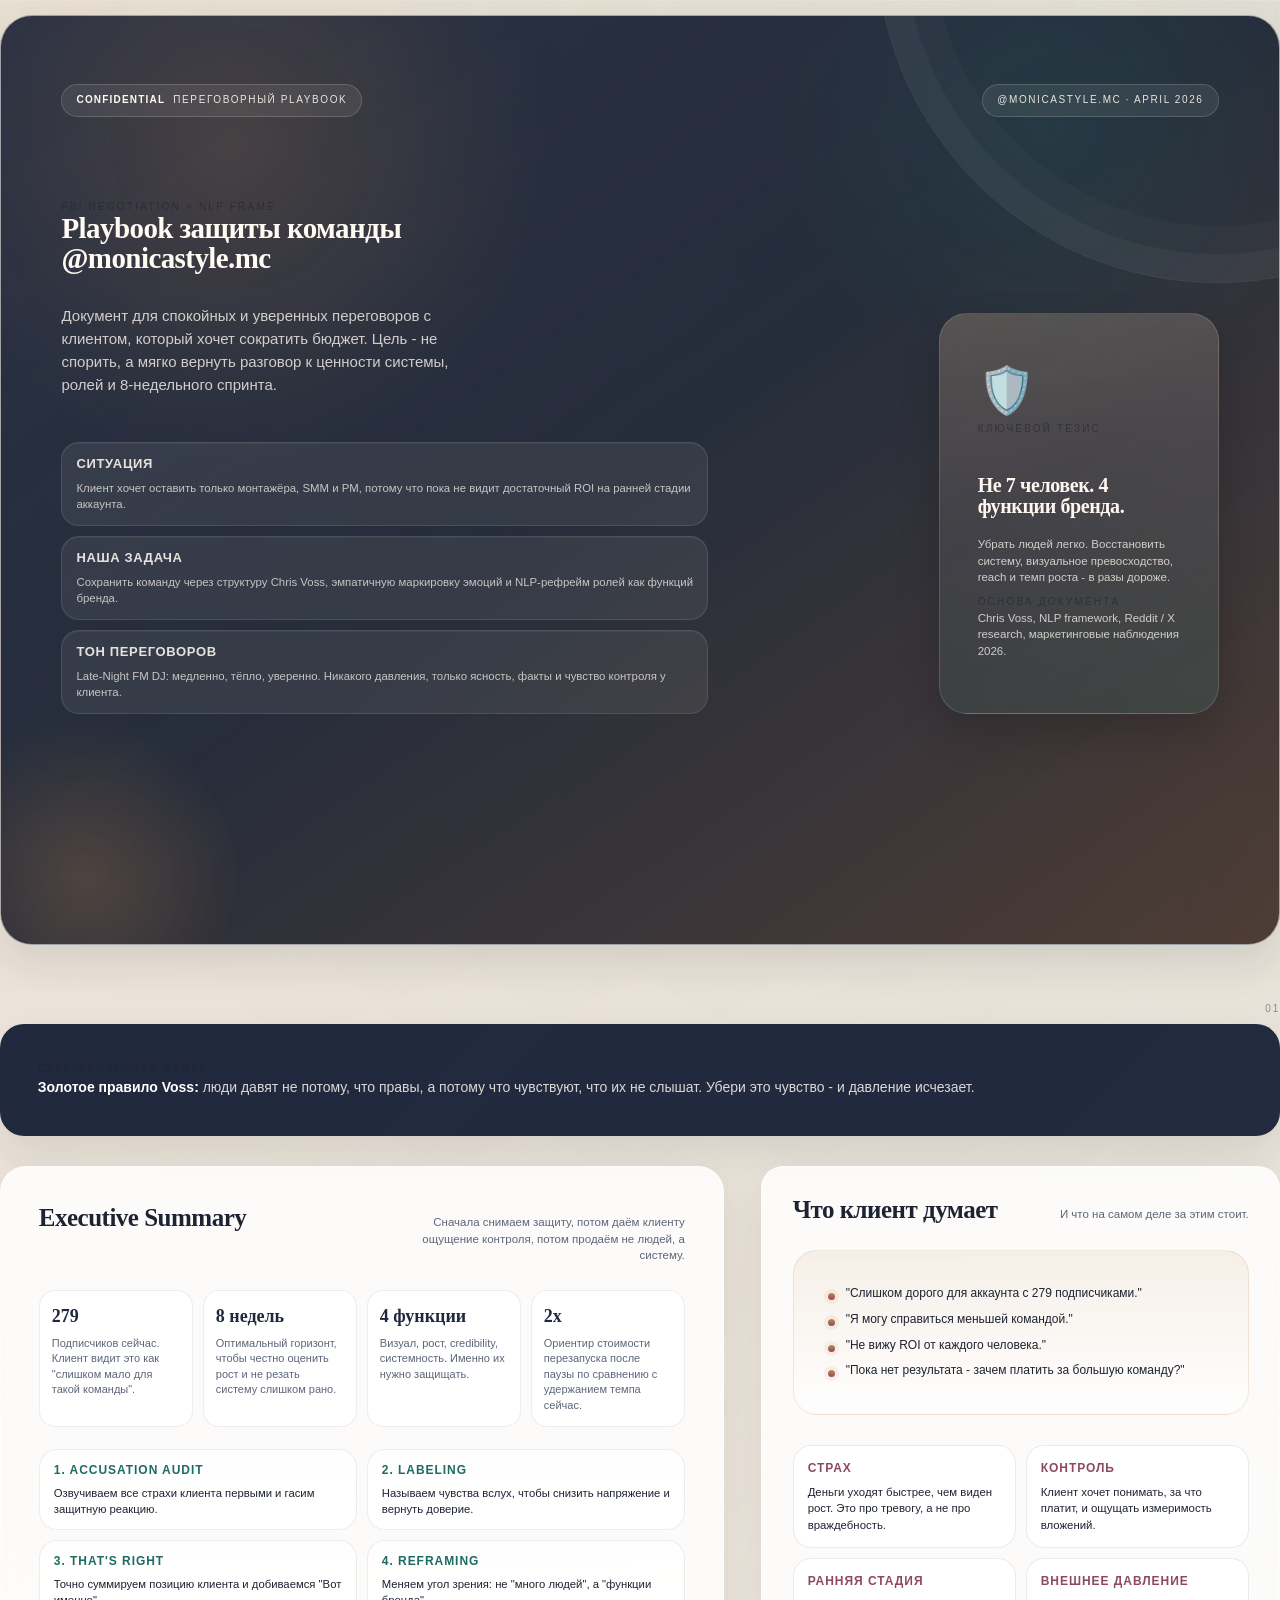
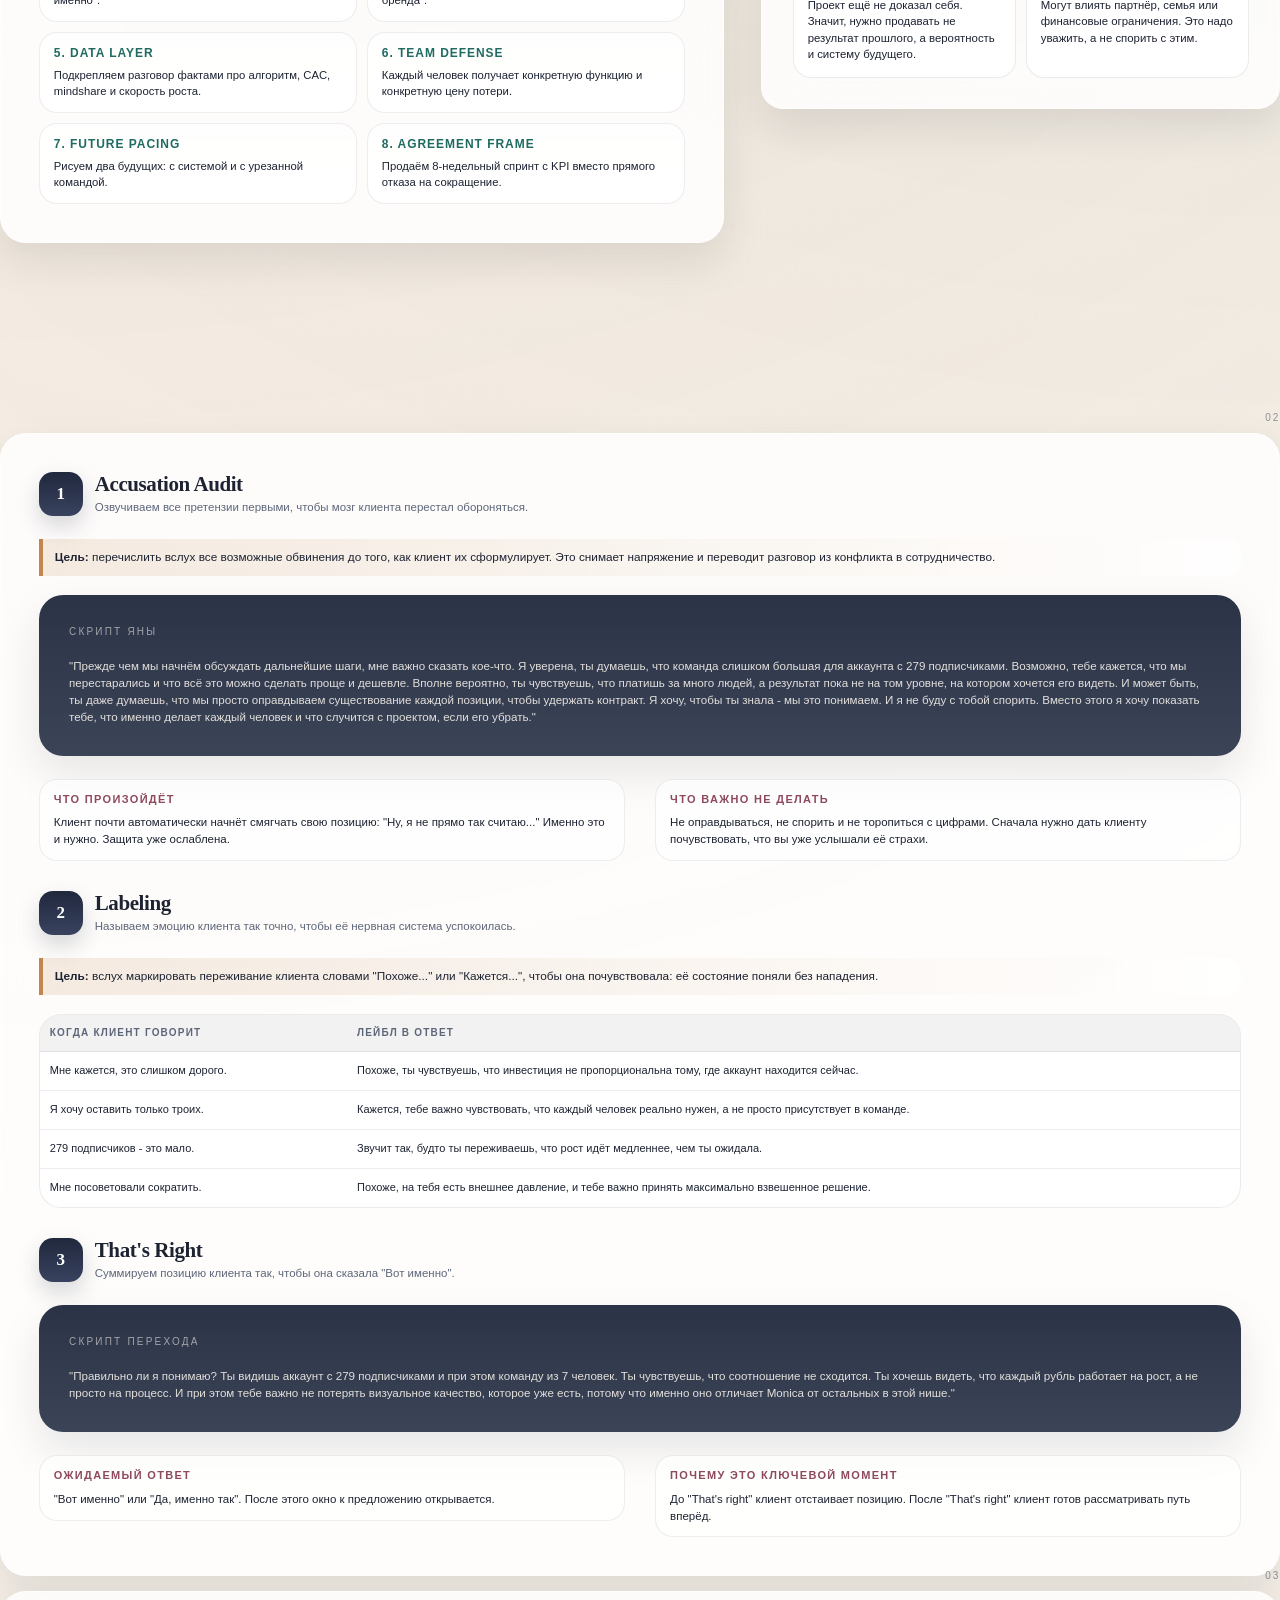
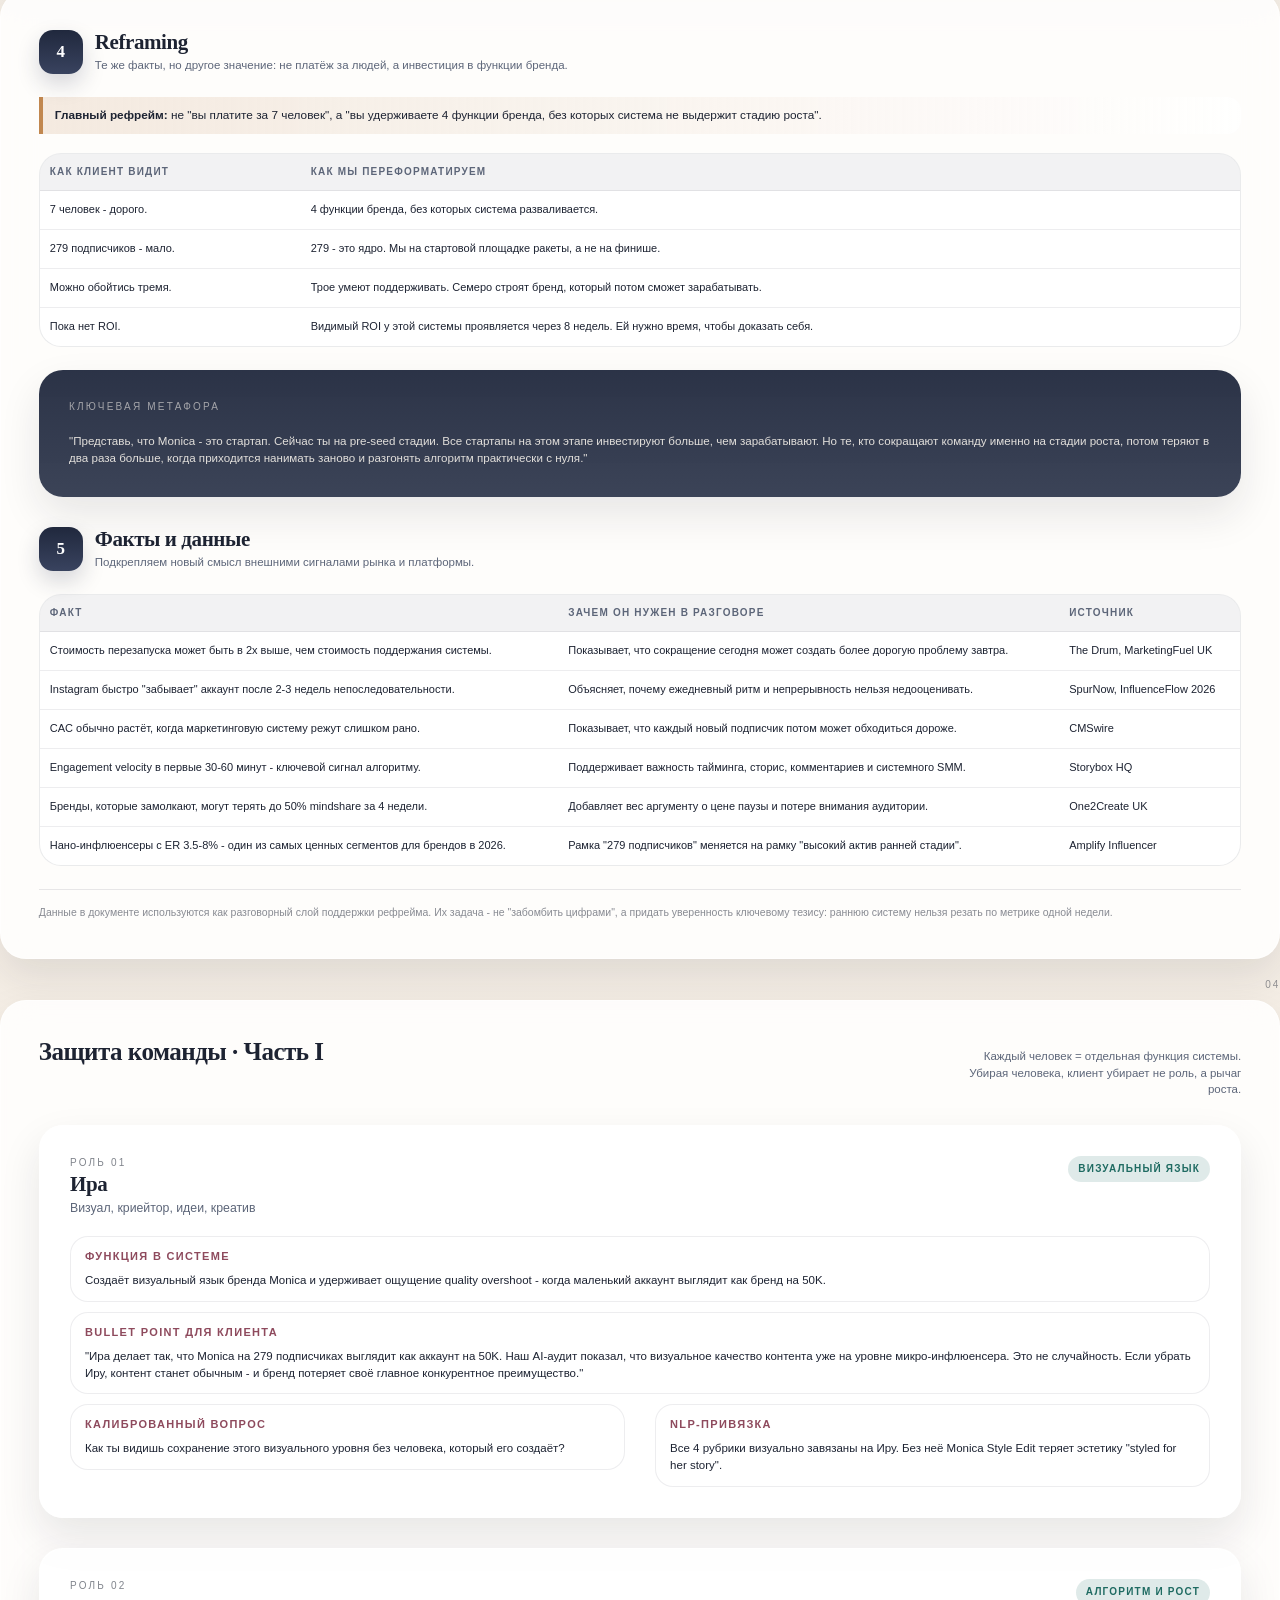
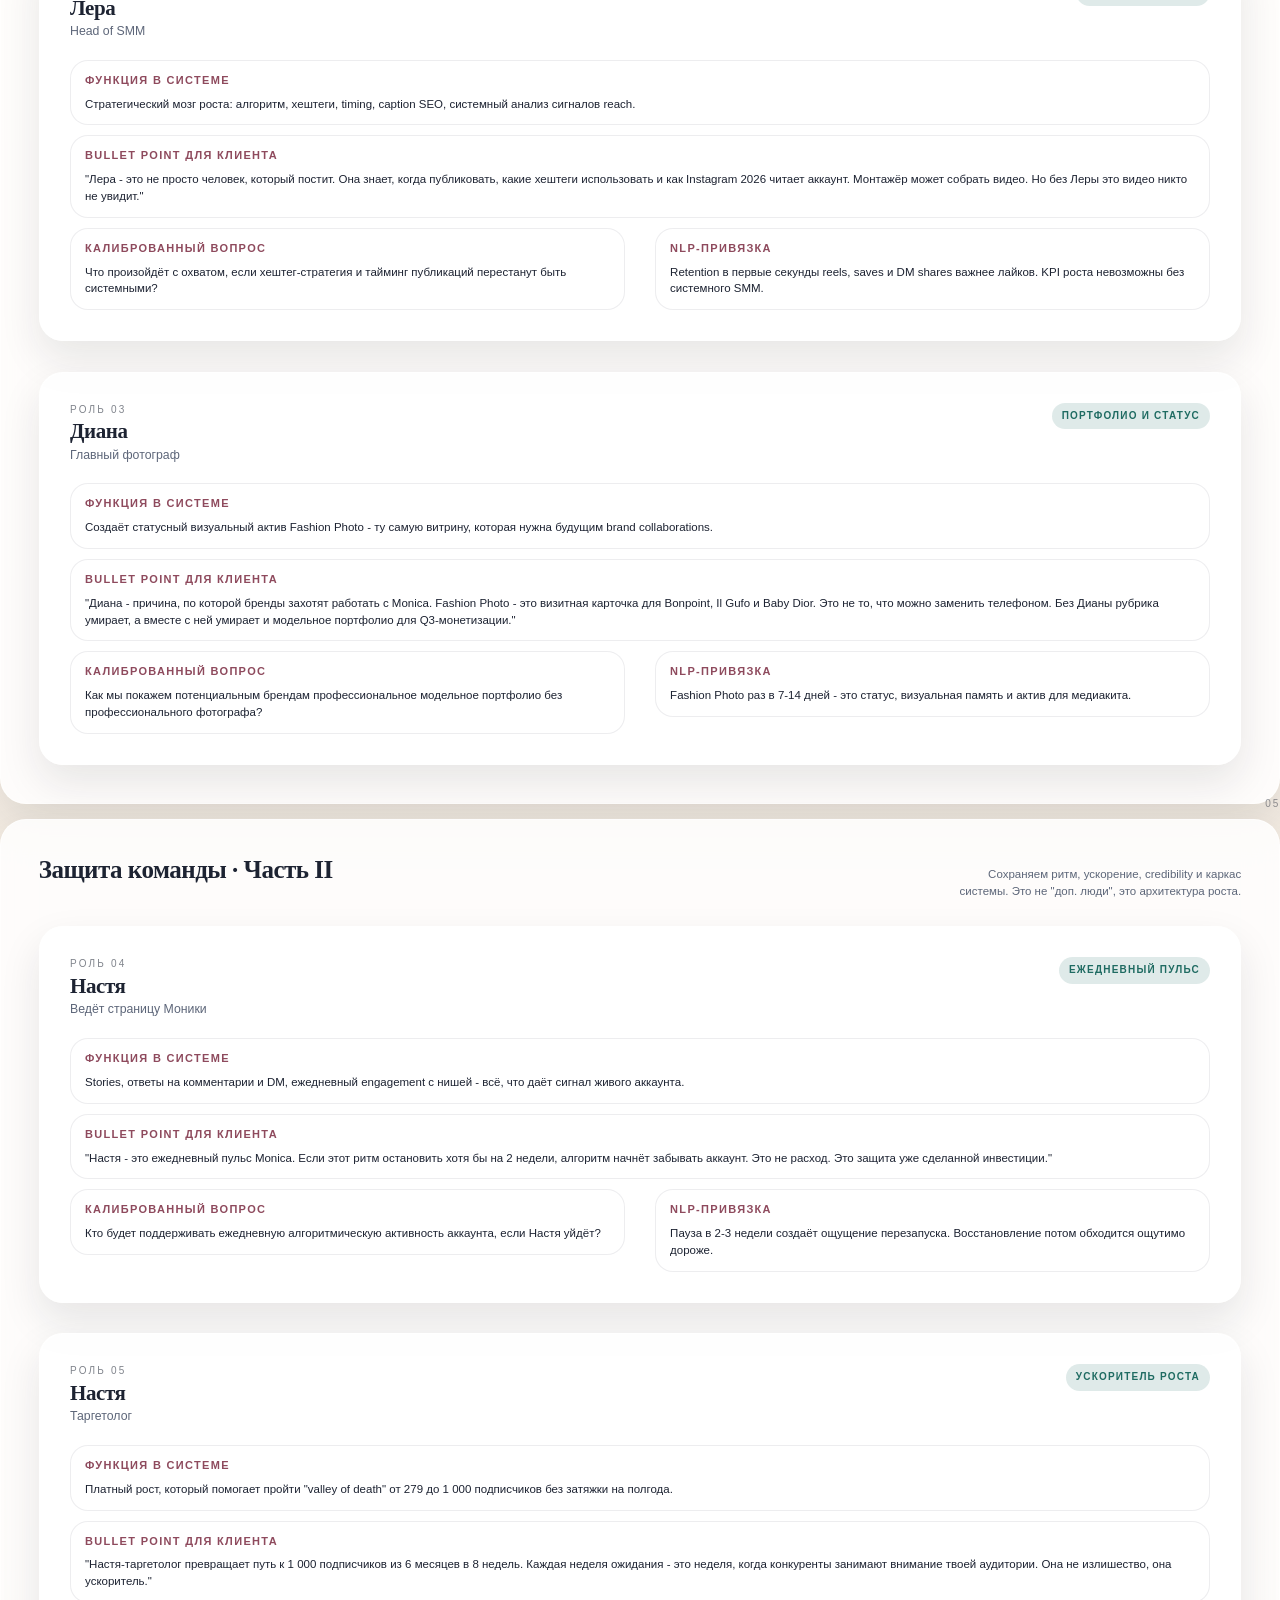
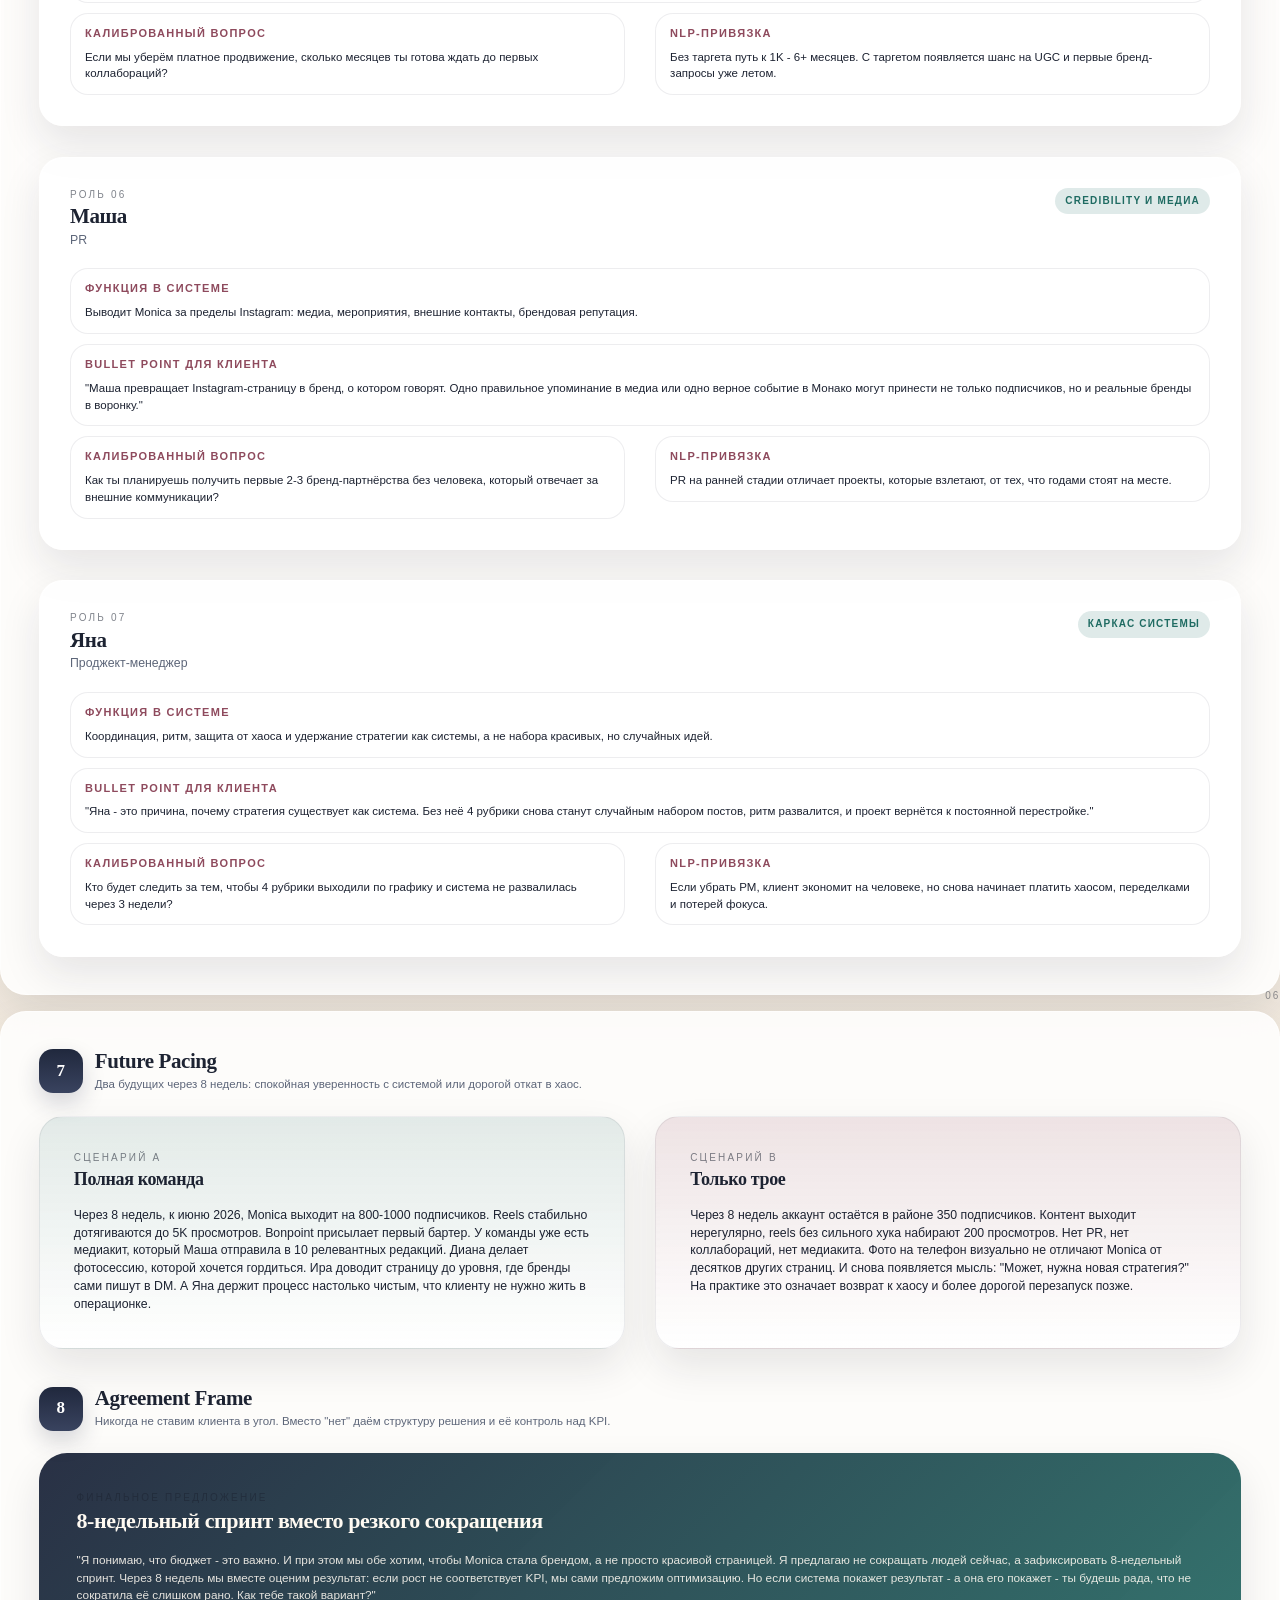
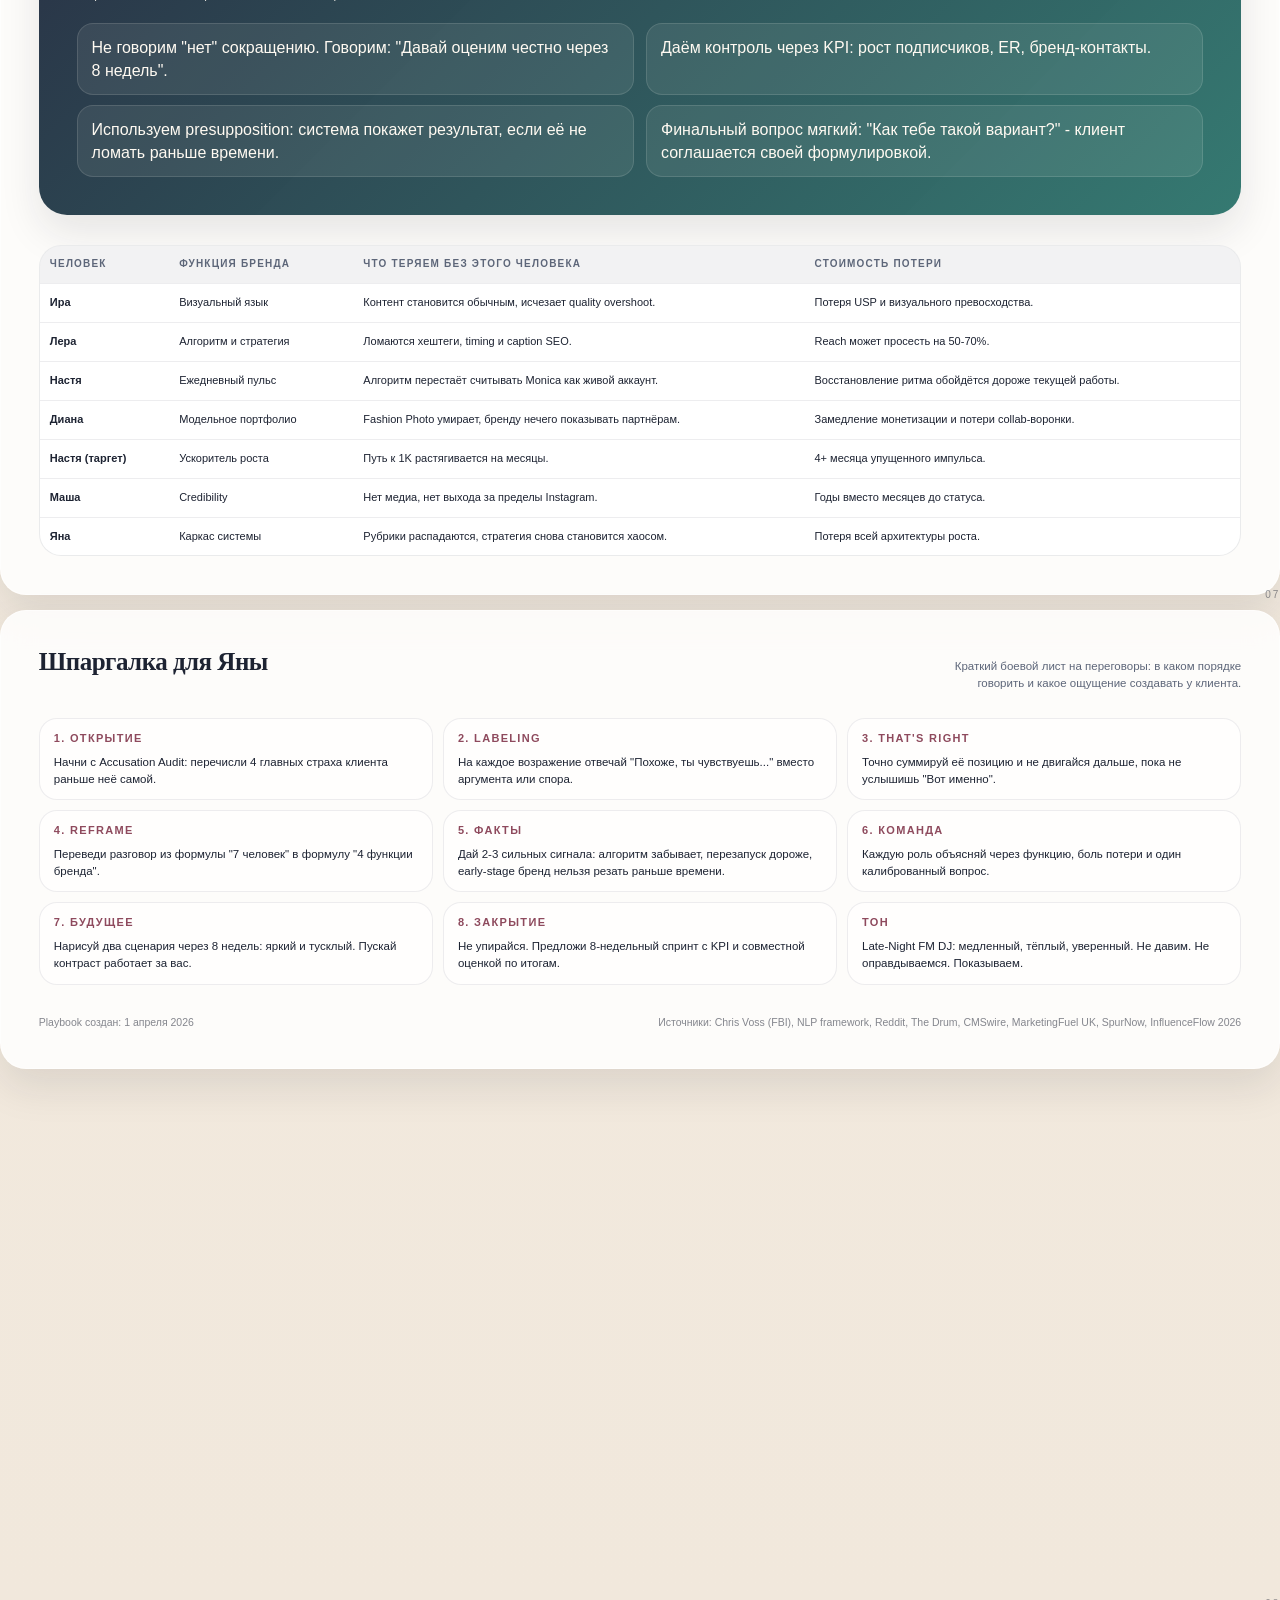
<file: monica_playbook_design.html>
<!DOCTYPE html>
<html lang="ru">
<head>
  <meta charset="UTF-8">
  <meta name="viewport" content="width=device-width, initial-scale=1.0">
  <title>Playbook защиты команды @monicastyle.mc</title>
  <style>
    @page {
      size: A4;
      margin: 14mm 12mm 16mm;
    }

    :root {
      --bg: #f5efe7;
      --paper: rgba(255, 255, 255, 0.84);
      --paper-strong: rgba(255, 255, 255, 0.94);
      --ink: #1d2332;
      --muted: #5d6679;
      --line: rgba(29, 35, 50, 0.12);
      --accent: #c1874f;
      --accent-soft: rgba(193, 135, 79, 0.16);
      --emerald: #1f6b62;
      --emerald-soft: rgba(31, 107, 98, 0.14);
      --rose: #8e4a5d;
      --rose-soft: rgba(142, 74, 93, 0.14);
      --navy: #20283d;
      --shadow: 0 18px 40px rgba(26, 28, 44, 0.10);
      --radius-xl: 26px;
      --radius-lg: 18px;
      --radius-md: 14px;
    }

    * {
      box-sizing: border-box;
      -webkit-print-color-adjust: exact;
      print-color-adjust: exact;
    }

    html, body {
      margin: 0;
      background:
        radial-gradient(circle at top left, rgba(193, 135, 79, 0.14), transparent 32%),
        radial-gradient(circle at 100% 0%, rgba(31, 107, 98, 0.10), transparent 25%),
        linear-gradient(180deg, #f8f3ed 0%, #f1e8dc 100%);
      color: var(--ink);
      font-family: "Avenir Next", Avenir, "Arial Unicode MS", Arial, sans-serif;
      line-height: 1.45;
    }

    body {
      counter-reset: page;
    }

    .document {
      width: 100%;
    }

    .page {
      position: relative;
      min-height: calc(297mm - 30mm);
      padding: 4mm 0 0;
      page-break-after: always;
    }

    .page:last-child {
      page-break-after: auto;
    }

    .page-number {
      position: absolute;
      right: 0;
      bottom: -2mm;
      font-size: 10px;
      letter-spacing: 0.18em;
      text-transform: uppercase;
      color: rgba(29, 35, 50, 0.46);
    }

    h1, h2, h3, h4 {
      margin: 0;
      font-family: Georgia, "Times New Roman", serif;
      font-weight: 700;
      letter-spacing: -0.02em;
    }

    p {
      margin: 0;
      font-size: 12.3px;
      color: var(--ink);
    }

    .eyebrow, .tiny-label {
      font-size: 10px;
      letter-spacing: 0.22em;
      text-transform: uppercase;
      color: rgba(29, 35, 50, 0.56);
    }

    .cover {
      overflow: hidden;
      border: 1px solid rgba(255, 255, 255, 0.55);
      border-radius: 32px;
      padding: 18mm 16mm 14mm;
      background:
        radial-gradient(circle at 18% 14%, rgba(193, 135, 79, 0.20), transparent 24%),
        radial-gradient(circle at 82% 12%, rgba(31, 107, 98, 0.20), transparent 20%),
        linear-gradient(145deg, rgba(32, 40, 61, 0.96), rgba(23, 31, 47, 0.93) 48%, rgba(61, 42, 35, 0.90));
      color: #fffaf2;
      box-shadow: var(--shadow);
      min-height: 246mm;
      position: relative;
    }

    .cover::before,
    .cover::after {
      content: "";
      position: absolute;
      border-radius: 999px;
      opacity: 0.8;
      pointer-events: none;
    }

    .cover::before {
      width: 180mm;
      height: 180mm;
      top: -110mm;
      right: -74mm;
      border: 1px solid rgba(255, 250, 242, 0.12);
      box-shadow:
        inset 0 0 0 28px rgba(255, 250, 242, 0.04),
        inset 0 0 0 56px rgba(255, 250, 242, 0.03);
    }

    .cover::after {
      width: 88mm;
      height: 88mm;
      left: -22mm;
      bottom: -26mm;
      background: radial-gradient(circle, rgba(193, 135, 79, 0.32), transparent 68%);
      filter: blur(2px);
    }

    .cover-top {
      display: flex;
      justify-content: space-between;
      align-items: center;
      gap: 12px;
      margin-bottom: 22mm;
    }

    .pill {
      display: inline-flex;
      align-items: center;
      gap: 8px;
      padding: 8px 14px;
      border-radius: 999px;
      border: 1px solid rgba(255, 250, 242, 0.16);
      background: rgba(255, 250, 242, 0.08);
      backdrop-filter: blur(12px);
      font-size: 10px;
      letter-spacing: 0.16em;
      text-transform: uppercase;
      color: rgba(255, 250, 242, 0.88);
    }

    .pill strong {
      color: #fffaf2;
      font-weight: 600;
      letter-spacing: 0.12em;
    }

    .hero-grid {
      display: grid;
      grid-template-columns: 1.2fr 0.82fr;
      gap: 18mm;
      align-items: end;
    }

    .cover h1 {
      font-size: 29px;
      line-height: 1.02;
      max-width: 118mm;
      margin-bottom: 8mm;
    }

    .hero-subtitle {
      font-size: 15px;
      line-height: 1.55;
      color: rgba(255, 250, 242, 0.78);
      max-width: 112mm;
    }

    .hero-meta {
      display: grid;
      gap: 10px;
      margin-top: 12mm;
    }

    .meta-card {
      padding: 12px 14px;
      border-radius: 18px;
      background: rgba(255, 250, 242, 0.07);
      border: 1px solid rgba(255, 250, 242, 0.10);
      box-shadow: inset 0 1px 0 rgba(255, 255, 255, 0.05);
    }

    .meta-card h3 {
      font-size: 13px;
      font-family: "Avenir Next", Avenir, "Arial Unicode MS", Arial, sans-serif;
      font-weight: 600;
      letter-spacing: 0.05em;
      text-transform: uppercase;
      margin-bottom: 6px;
      color: rgba(255, 250, 242, 0.88);
    }

    .meta-card p {
      color: rgba(255, 250, 242, 0.72);
      font-size: 11.4px;
    }

    .shield {
      justify-self: end;
      width: 74mm;
      min-height: 106mm;
      border-radius: 28px;
      background:
        linear-gradient(180deg, rgba(255,255,255,0.10), rgba(255,255,255,0.02)),
        linear-gradient(160deg, rgba(193,135,79,0.18), rgba(255,255,255,0.02) 46%, rgba(31,107,98,0.18));
      border: 1px solid rgba(255, 250, 242, 0.14);
      padding: 14mm 10mm;
      display: grid;
      align-content: space-between;
      text-align: left;
      box-shadow: 0 18px 40px rgba(0, 0, 0, 0.18);
    }

    .shield-mark {
      font-size: 46px;
      line-height: 1;
      opacity: 0.96;
    }

    .shield h2 {
      font-size: 20px;
      line-height: 1.06;
      margin: 10mm 0 5mm;
      color: #fff7ef;
    }

    .shield p {
      color: rgba(255, 250, 242, 0.76);
      font-size: 11.5px;
    }

    .summary-grid {
      display: grid;
      grid-template-columns: 1.2fr 0.86fr;
      gap: 10mm;
      align-items: start;
    }

    .glass-card {
      background: var(--paper);
      border: 1px solid rgba(255, 255, 255, 0.56);
      backdrop-filter: blur(16px);
      border-radius: var(--radius-xl);
      box-shadow: var(--shadow);
      padding: 10mm;
    }

    .glass-card.compact {
      padding: 8mm;
      border-radius: 22px;
    }

    .intro-quote {
      padding: 10mm;
      border-radius: 24px;
      background:
        linear-gradient(135deg, rgba(32, 40, 61, 0.96), rgba(32, 40, 61, 0.86)),
        rgba(32, 40, 61, 0.92);
      box-shadow: var(--shadow);
      color: #fffaf2;
      margin-bottom: 8mm;
    }

    .intro-quote p {
      color: rgba(255, 250, 242, 0.84);
      font-size: 14px;
      line-height: 1.55;
    }

    .intro-quote strong {
      color: #ffffff;
    }

    .section-title {
      display: flex;
      align-items: baseline;
      justify-content: space-between;
      gap: 12px;
      margin-bottom: 7mm;
    }

    .section-title h2 {
      font-size: 25px;
      line-height: 1.05;
    }

    .section-title .subtitle {
      color: var(--muted);
      font-size: 11.5px;
      max-width: 76mm;
      text-align: right;
    }

    .stat-band {
      display: grid;
      grid-template-columns: repeat(4, 1fr);
      gap: 10px;
      margin-top: 6mm;
    }

    .stat {
      padding: 12px;
      border-radius: 16px;
      background: var(--paper-strong);
      border: 1px solid rgba(29, 35, 50, 0.08);
    }

    .stat strong {
      display: block;
      font-size: 18px;
      margin-bottom: 6px;
      color: var(--navy);
      font-family: Georgia, "Times New Roman", serif;
    }

    .stat span {
      display: block;
      font-size: 11px;
      color: var(--muted);
      line-height: 1.42;
    }

    .step-list {
      display: grid;
      grid-template-columns: repeat(2, 1fr);
      gap: 10px;
      margin-top: 6mm;
    }

    .step-chip {
      border-radius: 18px;
      background: linear-gradient(180deg, rgba(255,255,255,0.72), rgba(255,255,255,0.94));
      padding: 12px 14px;
      border: 1px solid rgba(29, 35, 50, 0.08);
      min-height: 74px;
    }

    .step-chip strong {
      display: block;
      font-size: 12px;
      text-transform: uppercase;
      letter-spacing: 0.08em;
      color: var(--emerald);
      margin-bottom: 5px;
    }

    .step-chip p {
      font-size: 11.3px;
      color: var(--ink);
    }

    .thinking-card {
      padding: 9mm;
      border-radius: 24px;
      background: linear-gradient(180deg, rgba(193, 135, 79, 0.10), rgba(255, 255, 255, 0.74));
      border: 1px solid rgba(193, 135, 79, 0.18);
    }

    .thinking-list, .bullet-list {
      margin: 0;
      padding: 0;
      list-style: none;
      display: grid;
      gap: 8px;
    }

    .thinking-list li, .bullet-list li {
      padding-left: 18px;
      position: relative;
      font-size: 12px;
      color: var(--ink);
      line-height: 1.48;
    }

    .thinking-list li::before,
    .bullet-list li::before {
      content: "";
      width: 7px;
      height: 7px;
      border-radius: 999px;
      position: absolute;
      left: 0;
      top: 8px;
      background: linear-gradient(180deg, var(--accent), var(--rose));
      box-shadow: 0 0 0 4px rgba(193, 135, 79, 0.10);
    }

    .signal-grid {
      display: grid;
      grid-template-columns: repeat(2, 1fr);
      gap: 10px;
      margin-top: 8mm;
    }

    .signal-card {
      border-radius: 18px;
      background: var(--paper-strong);
      border: 1px solid rgba(29, 35, 50, 0.09);
      padding: 14px;
    }

    .signal-card strong {
      display: block;
      font-size: 12px;
      color: var(--rose);
      margin-bottom: 6px;
      text-transform: uppercase;
      letter-spacing: 0.08em;
    }

    .signal-card p {
      font-size: 11.4px;
      color: var(--ink);
    }

    .step-section {
      margin-bottom: 8mm;
      break-inside: avoid;
    }

    .step-header {
      display: grid;
      grid-template-columns: 44px 1fr;
      gap: 12px;
      align-items: center;
      margin-bottom: 6mm;
    }

    .step-number {
      width: 44px;
      height: 44px;
      border-radius: 14px;
      background: linear-gradient(180deg, var(--navy), #39435f);
      color: #fff;
      display: grid;
      place-items: center;
      font-size: 17px;
      font-weight: 700;
      font-family: Georgia, "Times New Roman", serif;
      box-shadow: 0 10px 22px rgba(32, 40, 61, 0.18);
    }

    .step-heading h3 {
      font-size: 21px;
      line-height: 1.05;
      margin-bottom: 4px;
    }

    .step-heading p {
      font-size: 11.5px;
      color: var(--muted);
    }

    .lead-box {
      padding: 10px 12px;
      border-left: 4px solid var(--accent);
      background: linear-gradient(90deg, var(--accent-soft), rgba(255,255,255,0.72));
      border-radius: 0 14px 14px 0;
      margin-bottom: 5mm;
    }

    .lead-box p {
      font-size: 11.8px;
      color: var(--ink);
    }

    .script-card {
      background: linear-gradient(180deg, rgba(32, 40, 61, 0.95), rgba(38, 47, 69, 0.90));
      color: #fffaf2;
      padding: 8mm;
      border-radius: 24px;
      box-shadow: var(--shadow);
      margin-top: 4mm;
    }

    .script-card p {
      color: rgba(255, 250, 242, 0.86);
      font-size: 11.6px;
    }

    .script-card strong {
      color: #ffffff;
    }

    .script-card .tiny-label {
      color: rgba(255, 250, 242, 0.56);
      margin-bottom: 5mm;
      display: block;
    }

    .two-col {
      display: grid;
      grid-template-columns: 1fr 1fr;
      gap: 8mm;
      align-items: start;
    }

    .three-col {
      display: grid;
      grid-template-columns: repeat(3, 1fr);
      gap: 10px;
      align-items: start;
    }

    table {
      width: 100%;
      border-collapse: collapse;
      overflow: hidden;
      border-radius: 18px;
      font-size: 11px;
    }

    th, td {
      padding: 11px 10px;
      vertical-align: top;
      border-bottom: 1px solid rgba(29, 35, 50, 0.08);
    }

    th {
      text-align: left;
      font-size: 10px;
      letter-spacing: 0.12em;
      text-transform: uppercase;
      color: var(--muted);
      background: rgba(32, 40, 61, 0.06);
    }

    tr:last-child td {
      border-bottom: none;
    }

    .table-card {
      overflow: hidden;
      border-radius: 22px;
      border: 1px solid rgba(29, 35, 50, 0.09);
      background: var(--paper-strong);
    }

    .team-grid {
      display: grid;
      gap: 8mm;
    }

    .person-card {
      background: var(--paper);
      border: 1px solid rgba(255, 255, 255, 0.54);
      box-shadow: var(--shadow);
      border-radius: 24px;
      padding: 8mm;
      break-inside: avoid;
    }

    .person-header {
      display: flex;
      justify-content: space-between;
      gap: 12px;
      align-items: start;
      margin-bottom: 5mm;
    }

    .person-name {
      display: grid;
      gap: 4px;
    }

    .person-name h3 {
      font-size: 21px;
      line-height: 1.02;
    }

    .role-tag {
      display: inline-block;
      padding: 6px 10px;
      border-radius: 999px;
      background: var(--emerald-soft);
      color: var(--emerald);
      font-size: 10px;
      letter-spacing: 0.12em;
      text-transform: uppercase;
      font-weight: 700;
    }

    .person-section {
      display: grid;
      gap: 10px;
      margin-top: 4mm;
    }

    .mini-box {
      border-radius: 18px;
      background: rgba(255,255,255,0.66);
      border: 1px solid rgba(29, 35, 50, 0.08);
      padding: 12px 14px;
    }

    .mini-box strong {
      display: block;
      font-size: 11px;
      text-transform: uppercase;
      letter-spacing: 0.12em;
      color: var(--rose);
      margin-bottom: 7px;
    }

    .mini-box p {
      font-size: 11.5px;
    }

    .scenario-grid {
      display: grid;
      grid-template-columns: 1fr 1fr;
      gap: 8mm;
      margin-top: 5mm;
    }

    .scenario {
      border-radius: 24px;
      padding: 9mm;
      border: 1px solid rgba(29, 35, 50, 0.08);
      background: var(--paper-strong);
      box-shadow: var(--shadow);
    }

    .scenario.good {
      background:
        linear-gradient(180deg, rgba(31, 107, 98, 0.12), rgba(255,255,255,0.92));
    }

    .scenario.risk {
      background:
        linear-gradient(180deg, rgba(142, 74, 93, 0.14), rgba(255,255,255,0.92));
    }

    .scenario h3 {
      font-size: 18px;
      margin-bottom: 4mm;
    }

    .agreement {
      padding: 10mm;
      border-radius: 28px;
      background:
        linear-gradient(135deg, rgba(32, 40, 61, 0.96), rgba(31, 107, 98, 0.90));
      box-shadow: var(--shadow);
      color: #fffaf2;
    }

    .agreement h3 {
      font-size: 22px;
      margin-bottom: 4mm;
      color: #fffaf2;
    }

    .agreement p, .agreement li {
      color: rgba(255, 250, 242, 0.88);
      font-size: 11.8px;
    }

    .agreement ul {
      margin: 4mm 0 0;
      padding-left: 18px;
    }

    .check-grid {
      display: grid;
      grid-template-columns: repeat(2, 1fr);
      gap: 10px 12px;
      margin-top: 5mm;
    }

    .check-item {
      border-radius: 16px;
      padding: 12px 14px;
      background: rgba(255, 250, 242, 0.08);
      border: 1px solid rgba(255, 250, 242, 0.12);
    }

    .source-note {
      margin-top: 6mm;
      padding-top: 4mm;
      border-top: 1px solid rgba(29, 35, 50, 0.10);
      font-size: 10.5px;
      color: rgba(29, 35, 50, 0.52);
    }

    .footer-note {
      margin-top: 8mm;
      font-size: 10.5px;
      color: rgba(29, 35, 50, 0.54);
      display: flex;
      justify-content: space-between;
      gap: 12px;
    }

    .muted {
      color: var(--muted);
    }

    .small {
      font-size: 11px;
    }

    .accent {
      color: var(--accent);
    }

    .avoid-break {
      break-inside: avoid;
    }
  </style>
</head>
<body>
  <div class="document">
    <section class="page">
      <div class="cover">
        <div class="cover-top">
          <div class="pill"><strong>Confidential</strong> Переговорный playbook</div>
          <div class="pill">@monicastyle.mc · April 2026</div>
        </div>

        <div class="hero-grid">
          <div>
            <div class="eyebrow">FBI Negotiation + NLP Frame</div>
            <h1>Playbook защиты команды @monicastyle.mc</h1>
            <p class="hero-subtitle">
              Документ для спокойных и уверенных переговоров с клиентом, который хочет сократить бюджет.
              Цель - не спорить, а мягко вернуть разговор к ценности системы, ролей и 8-недельного спринта.
            </p>

            <div class="hero-meta">
              <div class="meta-card">
                <h3>Ситуация</h3>
                <p>Клиент хочет оставить только монтажёра, SMM и PM, потому что пока не видит достаточный ROI на ранней стадии аккаунта.</p>
              </div>
              <div class="meta-card">
                <h3>Наша задача</h3>
                <p>Сохранить команду через структуру Chris Voss, эмпатичную маркировку эмоций и NLP-рефрейм ролей как функций бренда.</p>
              </div>
              <div class="meta-card">
                <h3>Тон переговоров</h3>
                <p>Late-Night FM DJ: медленно, тёпло, уверенно. Никакого давления, только ясность, факты и чувство контроля у клиента.</p>
              </div>
            </div>
          </div>

          <div class="shield">
            <div class="shield-mark">🛡️</div>
            <div>
              <div class="eyebrow">Ключевой тезис</div>
              <h2>Не 7 человек. 4 функции бренда.</h2>
              <p>Убрать людей легко. Восстановить систему, визуальное превосходство, reach и темп роста - в разы дороже.</p>
            </div>
            <div>
              <div class="tiny-label">Основа документа</div>
              <p>Chris Voss, NLP framework, Reddit / X research, маркетинговые наблюдения 2026.</p>
            </div>
          </div>
        </div>
      </div>
      <div class="page-number">01</div>
    </section>

    <section class="page">
      <div class="intro-quote">
        <div class="tiny-label">Стратегическая рамка</div>
        <p><strong>Золотое правило Voss:</strong> люди давят не потому, что правы, а потому что чувствуют, что их не слышат. Убери это чувство - и давление исчезает.</p>
      </div>

      <div class="summary-grid">
        <div class="glass-card">
          <div class="section-title">
            <h2>Executive Summary</h2>
            <p class="subtitle">Сначала снимаем защиту, потом даём клиенту ощущение контроля, потом продаём не людей, а систему.</p>
          </div>

          <div class="stat-band">
            <div class="stat">
              <strong>279</strong>
              <span>Подписчиков сейчас. Клиент видит это как "слишком мало для такой команды".</span>
            </div>
            <div class="stat">
              <strong>8 недель</strong>
              <span>Оптимальный горизонт, чтобы честно оценить рост и не резать систему слишком рано.</span>
            </div>
            <div class="stat">
              <strong>4 функции</strong>
              <span>Визуал, рост, credibility, системность. Именно их нужно защищать.</span>
            </div>
            <div class="stat">
              <strong>2x</strong>
              <span>Ориентир стоимости перезапуска после паузы по сравнению с удержанием темпа сейчас.</span>
            </div>
          </div>

          <div class="step-list">
            <div class="step-chip">
              <strong>1. Accusation Audit</strong>
              <p>Озвучиваем все страхи клиента первыми и гасим защитную реакцию.</p>
            </div>
            <div class="step-chip">
              <strong>2. Labeling</strong>
              <p>Называем чувства вслух, чтобы снизить напряжение и вернуть доверие.</p>
            </div>
            <div class="step-chip">
              <strong>3. That's Right</strong>
              <p>Точно суммируем позицию клиента и добиваемся "Вот именно".</p>
            </div>
            <div class="step-chip">
              <strong>4. Reframing</strong>
              <p>Меняем угол зрения: не "много людей", а "функции бренда".</p>
            </div>
            <div class="step-chip">
              <strong>5. Data Layer</strong>
              <p>Подкрепляем разговор фактами про алгоритм, CAC, mindshare и скорость роста.</p>
            </div>
            <div class="step-chip">
              <strong>6. Team Defense</strong>
              <p>Каждый человек получает конкретную функцию и конкретную цену потери.</p>
            </div>
            <div class="step-chip">
              <strong>7. Future Pacing</strong>
              <p>Рисуем два будущих: с системой и с урезанной командой.</p>
            </div>
            <div class="step-chip">
              <strong>8. Agreement Frame</strong>
              <p>Продаём 8-недельный спринт с KPI вместо прямого отказа на сокращение.</p>
            </div>
          </div>
        </div>

        <div class="glass-card compact">
          <div class="section-title">
            <h2>Что клиент думает</h2>
            <p class="subtitle">И что на самом деле за этим стоит.</p>
          </div>

          <div class="thinking-card">
            <ul class="thinking-list">
              <li>"Слишком дорого для аккаунта с 279 подписчиками."</li>
              <li>"Я могу справиться меньшей командой."</li>
              <li>"Не вижу ROI от каждого человека."</li>
              <li>"Пока нет результата - зачем платить за большую команду?"</li>
            </ul>
          </div>

          <div class="signal-grid">
            <div class="signal-card">
              <strong>Страх</strong>
              <p>Деньги уходят быстрее, чем виден рост. Это про тревогу, а не про враждебность.</p>
            </div>
            <div class="signal-card">
              <strong>Контроль</strong>
              <p>Клиент хочет понимать, за что платит, и ощущать измеримость вложений.</p>
            </div>
            <div class="signal-card">
              <strong>Ранняя стадия</strong>
              <p>Проект ещё не доказал себя. Значит, нужно продавать не результат прошлого, а вероятность и систему будущего.</p>
            </div>
            <div class="signal-card">
              <strong>Внешнее давление</strong>
              <p>Могут влиять партнёр, семья или финансовые ограничения. Это надо уважить, а не спорить с этим.</p>
            </div>
          </div>
        </div>
      </div>
      <div class="page-number">02</div>
    </section>

    <section class="page">
      <div class="glass-card">
        <div class="step-section">
          <div class="step-header">
            <div class="step-number">1</div>
            <div class="step-heading">
              <h3>Accusation Audit</h3>
              <p>Озвучиваем все претензии первыми, чтобы мозг клиента перестал обороняться.</p>
            </div>
          </div>

          <div class="lead-box">
            <p><strong>Цель:</strong> перечислить вслух все возможные обвинения до того, как клиент их сформулирует. Это снимает напряжение и переводит разговор из конфликта в сотрудничество.</p>
          </div>

          <div class="script-card">
            <span class="tiny-label">Скрипт Яны</span>
            <p>
              "Прежде чем мы начнём обсуждать дальнейшие шаги, мне важно сказать кое-что.
              Я уверена, ты думаешь, что команда слишком большая для аккаунта с 279 подписчиками.
              Возможно, тебе кажется, что мы перестарались и что всё это можно сделать проще и дешевле.
              Вполне вероятно, ты чувствуешь, что платишь за много людей, а результат пока не на том уровне, на котором хочется его видеть.
              И может быть, ты даже думаешь, что мы просто оправдываем существование каждой позиции, чтобы удержать контракт.
              Я хочу, чтобы ты знала - мы это понимаем. И я не буду с тобой спорить. Вместо этого я хочу показать тебе, что именно делает каждый человек и что случится с проектом, если его убрать."
            </p>
          </div>

          <div class="two-col" style="margin-top:6mm;">
            <div class="mini-box">
              <strong>Что произойдёт</strong>
              <p>Клиент почти автоматически начнёт смягчать свою позицию: "Ну, я не прямо так считаю..." Именно это и нужно. Защита уже ослаблена.</p>
            </div>
            <div class="mini-box">
              <strong>Что важно не делать</strong>
              <p>Не оправдываться, не спорить и не торопиться с цифрами. Сначала нужно дать клиенту почувствовать, что вы уже услышали её страхи.</p>
            </div>
          </div>
        </div>

        <div class="step-section">
          <div class="step-header">
            <div class="step-number">2</div>
            <div class="step-heading">
              <h3>Labeling</h3>
              <p>Называем эмоцию клиента так точно, чтобы её нервная система успокоилась.</p>
            </div>
          </div>

          <div class="lead-box">
            <p><strong>Цель:</strong> вслух маркировать переживание клиента словами "Похоже..." или "Кажется...", чтобы она почувствовала: её состояние поняли без нападения.</p>
          </div>

          <div class="table-card">
            <table>
              <thead>
                <tr>
                  <th>Когда клиент говорит</th>
                  <th>Лейбл в ответ</th>
                </tr>
              </thead>
              <tbody>
                <tr>
                  <td>Мне кажется, это слишком дорого.</td>
                  <td>Похоже, ты чувствуешь, что инвестиция не пропорциональна тому, где аккаунт находится сейчас.</td>
                </tr>
                <tr>
                  <td>Я хочу оставить только троих.</td>
                  <td>Кажется, тебе важно чувствовать, что каждый человек реально нужен, а не просто присутствует в команде.</td>
                </tr>
                <tr>
                  <td>279 подписчиков - это мало.</td>
                  <td>Звучит так, будто ты переживаешь, что рост идёт медленнее, чем ты ожидала.</td>
                </tr>
                <tr>
                  <td>Мне посоветовали сократить.</td>
                  <td>Похоже, на тебя есть внешнее давление, и тебе важно принять максимально взвешенное решение.</td>
                </tr>
              </tbody>
            </table>
          </div>
        </div>

        <div class="step-section" style="margin-bottom:0;">
          <div class="step-header">
            <div class="step-number">3</div>
            <div class="step-heading">
              <h3>That's Right</h3>
              <p>Суммируем позицию клиента так, чтобы она сказала "Вот именно".</p>
            </div>
          </div>

          <div class="script-card">
            <span class="tiny-label">Скрипт перехода</span>
            <p>
              "Правильно ли я понимаю? Ты видишь аккаунт с 279 подписчиками и при этом команду из 7 человек.
              Ты чувствуешь, что соотношение не сходится. Ты хочешь видеть, что каждый рубль работает на рост, а не просто на процесс.
              И при этом тебе важно не потерять визуальное качество, которое уже есть, потому что именно оно отличает Monica от остальных в этой нише."
            </p>
          </div>

          <div class="two-col" style="margin-top:6mm;">
            <div class="mini-box">
              <strong>Ожидаемый ответ</strong>
              <p>"Вот именно" или "Да, именно так". После этого окно к предложению открывается.</p>
            </div>
            <div class="mini-box">
              <strong>Почему это ключевой момент</strong>
              <p>До "That's right" клиент отстаивает позицию. После "That's right" клиент готов рассматривать путь вперёд.</p>
            </div>
          </div>
        </div>
      </div>
      <div class="page-number">03</div>
    </section>

    <section class="page">
      <div class="glass-card">
        <div class="step-section">
          <div class="step-header">
            <div class="step-number">4</div>
            <div class="step-heading">
              <h3>Reframing</h3>
              <p>Те же факты, но другое значение: не платёж за людей, а инвестиция в функции бренда.</p>
            </div>
          </div>

          <div class="lead-box">
            <p><strong>Главный рефрейм:</strong> не "вы платите за 7 человек", а "вы удерживаете 4 функции бренда, без которых система не выдержит стадию роста".</p>
          </div>

          <div class="table-card avoid-break">
            <table>
              <thead>
                <tr>
                  <th>Как клиент видит</th>
                  <th>Как мы переформатируем</th>
                </tr>
              </thead>
              <tbody>
                <tr>
                  <td>7 человек - дорого.</td>
                  <td>4 функции бренда, без которых система разваливается.</td>
                </tr>
                <tr>
                  <td>279 подписчиков - мало.</td>
                  <td>279 - это ядро. Мы на стартовой площадке ракеты, а не на финише.</td>
                </tr>
                <tr>
                  <td>Можно обойтись тремя.</td>
                  <td>Трое умеют поддерживать. Семеро строят бренд, который потом сможет зарабатывать.</td>
                </tr>
                <tr>
                  <td>Пока нет ROI.</td>
                  <td>Видимый ROI у этой системы проявляется через 8 недель. Ей нужно время, чтобы доказать себя.</td>
                </tr>
              </tbody>
            </table>
          </div>

          <div class="script-card" style="margin-top:6mm;">
            <span class="tiny-label">Ключевая метафора</span>
            <p>
              "Представь, что Monica - это стартап. Сейчас ты на pre-seed стадии.
              Все стартапы на этом этапе инвестируют больше, чем зарабатывают.
              Но те, кто сокращают команду именно на стадии роста, потом теряют в два раза больше,
              когда приходится нанимать заново и разгонять алгоритм практически с нуля."
            </p>
          </div>
        </div>

        <div class="step-section" style="margin-bottom:0;">
          <div class="step-header">
            <div class="step-number">5</div>
            <div class="step-heading">
              <h3>Факты и данные</h3>
              <p>Подкрепляем новый смысл внешними сигналами рынка и платформы.</p>
            </div>
          </div>

          <div class="table-card">
            <table>
              <thead>
                <tr>
                  <th>Факт</th>
                  <th>Зачем он нужен в разговоре</th>
                  <th>Источник</th>
                </tr>
              </thead>
              <tbody>
                <tr>
                  <td>Стоимость перезапуска может быть в 2x выше, чем стоимость поддержания системы.</td>
                  <td>Показывает, что сокращение сегодня может создать более дорогую проблему завтра.</td>
                  <td>The Drum, MarketingFuel UK</td>
                </tr>
                <tr>
                  <td>Instagram быстро "забывает" аккаунт после 2-3 недель непоследовательности.</td>
                  <td>Объясняет, почему ежедневный ритм и непрерывность нельзя недооценивать.</td>
                  <td>SpurNow, InfluenceFlow 2026</td>
                </tr>
                <tr>
                  <td>CAC обычно растёт, когда маркетинговую систему режут слишком рано.</td>
                  <td>Показывает, что каждый новый подписчик потом может обходиться дороже.</td>
                  <td>CMSwire</td>
                </tr>
                <tr>
                  <td>Engagement velocity в первые 30-60 минут - ключевой сигнал алгоритму.</td>
                  <td>Поддерживает важность тайминга, сторис, комментариев и системного SMM.</td>
                  <td>Storybox HQ</td>
                </tr>
                <tr>
                  <td>Бренды, которые замолкают, могут терять до 50% mindshare за 4 недели.</td>
                  <td>Добавляет вес аргументу о цене паузы и потере внимания аудитории.</td>
                  <td>One2Create UK</td>
                </tr>
                <tr>
                  <td>Нано-инфлюенсеры с ER 3.5-8% - один из самых ценных сегментов для брендов в 2026.</td>
                  <td>Рамка "279 подписчиков" меняется на рамку "высокий актив ранней стадии".</td>
                  <td>Amplify Influencer</td>
                </tr>
              </tbody>
            </table>
          </div>

          <p class="source-note">Данные в документе используются как разговорный слой поддержки рефрейма. Их задача - не "забомбить цифрами", а придать уверенность ключевому тезису: раннюю систему нельзя резать по метрике одной недели.</p>
        </div>
      </div>
      <div class="page-number">04</div>
    </section>

    <section class="page">
      <div class="glass-card">
        <div class="section-title">
          <h2>Защита команды · Часть I</h2>
          <p class="subtitle">Каждый человек = отдельная функция системы. Убирая человека, клиент убирает не роль, а рычаг роста.</p>
        </div>

        <div class="team-grid">
          <div class="person-card">
            <div class="person-header">
              <div class="person-name">
                <div class="tiny-label">Роль 01</div>
                <h3>Ира</h3>
                <p class="muted">Визуал, криейтор, идеи, креатив</p>
              </div>
              <span class="role-tag">Визуальный язык</span>
            </div>

            <div class="person-section">
              <div class="mini-box">
                <strong>Функция в системе</strong>
                <p>Создаёт визуальный язык бренда Monica и удерживает ощущение quality overshoot - когда маленький аккаунт выглядит как бренд на 50K.</p>
              </div>
              <div class="mini-box">
                <strong>Bullet Point для клиента</strong>
                <p>"Ира делает так, что Monica на 279 подписчиках выглядит как аккаунт на 50K. Наш AI-аудит показал, что визуальное качество контента уже на уровне микро-инфлюенсера. Это не случайность. Если убрать Иру, контент станет обычным - и бренд потеряет своё главное конкурентное преимущество."</p>
              </div>
              <div class="two-col">
                <div class="mini-box">
                  <strong>Калиброванный вопрос</strong>
                  <p>Как ты видишь сохранение этого визуального уровня без человека, который его создаёт?</p>
                </div>
                <div class="mini-box">
                  <strong>NLP-привязка</strong>
                  <p>Все 4 рубрики визуально завязаны на Иру. Без неё Monica Style Edit теряет эстетику "styled for her story".</p>
                </div>
              </div>
            </div>
          </div>

          <div class="person-card">
            <div class="person-header">
              <div class="person-name">
                <div class="tiny-label">Роль 02</div>
                <h3>Лера</h3>
                <p class="muted">Head of SMM</p>
              </div>
              <span class="role-tag">Алгоритм и рост</span>
            </div>

            <div class="person-section">
              <div class="mini-box">
                <strong>Функция в системе</strong>
                <p>Стратегический мозг роста: алгоритм, хештеги, timing, caption SEO, системный анализ сигналов reach.</p>
              </div>
              <div class="mini-box">
                <strong>Bullet Point для клиента</strong>
                <p>"Лера - это не просто человек, который постит. Она знает, когда публиковать, какие хештеги использовать и как Instagram 2026 читает аккаунт. Монтажёр может собрать видео. Но без Леры это видео никто не увидит."</p>
              </div>
              <div class="two-col">
                <div class="mini-box">
                  <strong>Калиброванный вопрос</strong>
                  <p>Что произойдёт с охватом, если хештег-стратегия и тайминг публикаций перестанут быть системными?</p>
                </div>
                <div class="mini-box">
                  <strong>NLP-привязка</strong>
                  <p>Retention в первые секунды reels, saves и DM shares важнее лайков. KPI роста невозможны без системного SMM.</p>
                </div>
              </div>
            </div>
          </div>

          <div class="person-card">
            <div class="person-header">
              <div class="person-name">
                <div class="tiny-label">Роль 03</div>
                <h3>Диана</h3>
                <p class="muted">Главный фотограф</p>
              </div>
              <span class="role-tag">Портфолио и статус</span>
            </div>

            <div class="person-section">
              <div class="mini-box">
                <strong>Функция в системе</strong>
                <p>Создаёт статусный визуальный актив Fashion Photo - ту самую витрину, которая нужна будущим brand collaborations.</p>
              </div>
              <div class="mini-box">
                <strong>Bullet Point для клиента</strong>
                <p>"Диана - причина, по которой бренды захотят работать с Monica. Fashion Photo - это визитная карточка для Bonpoint, Il Gufo и Baby Dior. Это не то, что можно заменить телефоном. Без Дианы рубрика умирает, а вместе с ней умирает и модельное портфолио для Q3-монетизации."</p>
              </div>
              <div class="two-col">
                <div class="mini-box">
                  <strong>Калиброванный вопрос</strong>
                  <p>Как мы покажем потенциальным брендам профессиональное модельное портфолио без профессионального фотографа?</p>
                </div>
                <div class="mini-box">
                  <strong>NLP-привязка</strong>
                  <p>Fashion Photo раз в 7-14 дней - это статус, визуальная память и актив для медиакита.</p>
                </div>
              </div>
            </div>
          </div>
        </div>
      </div>
      <div class="page-number">05</div>
    </section>

    <section class="page">
      <div class="glass-card">
        <div class="section-title">
          <h2>Защита команды · Часть II</h2>
          <p class="subtitle">Сохраняем ритм, ускорение, credibility и каркас системы. Это не "доп. люди", это архитектура роста.</p>
        </div>

        <div class="team-grid">
          <div class="person-card">
            <div class="person-header">
              <div class="person-name">
                <div class="tiny-label">Роль 04</div>
                <h3>Настя</h3>
                <p class="muted">Ведёт страницу Моники</p>
              </div>
              <span class="role-tag">Ежедневный пульс</span>
            </div>

            <div class="person-section">
              <div class="mini-box">
                <strong>Функция в системе</strong>
                <p>Stories, ответы на комментарии и DM, ежедневный engagement с нишей - всё, что даёт сигнал живого аккаунта.</p>
              </div>
              <div class="mini-box">
                <strong>Bullet Point для клиента</strong>
                <p>"Настя - это ежедневный пульс Monica. Если этот ритм остановить хотя бы на 2 недели, алгоритм начнёт забывать аккаунт. Это не расход. Это защита уже сделанной инвестиции."</p>
              </div>
              <div class="two-col">
                <div class="mini-box">
                  <strong>Калиброванный вопрос</strong>
                  <p>Кто будет поддерживать ежедневную алгоритмическую активность аккаунта, если Настя уйдёт?</p>
                </div>
                <div class="mini-box">
                  <strong>NLP-привязка</strong>
                  <p>Пауза в 2-3 недели создаёт ощущение перезапуска. Восстановление потом обходится ощутимо дороже.</p>
                </div>
              </div>
            </div>
          </div>

          <div class="person-card">
            <div class="person-header">
              <div class="person-name">
                <div class="tiny-label">Роль 05</div>
                <h3>Настя</h3>
                <p class="muted">Таргетолог</p>
              </div>
              <span class="role-tag">Ускоритель роста</span>
            </div>

            <div class="person-section">
              <div class="mini-box">
                <strong>Функция в системе</strong>
                <p>Платный рост, который помогает пройти "valley of death" от 279 до 1 000 подписчиков без затяжки на полгода.</p>
              </div>
              <div class="mini-box">
                <strong>Bullet Point для клиента</strong>
                <p>"Настя-таргетолог превращает путь к 1 000 подписчиков из 6 месяцев в 8 недель. Каждая неделя ожидания - это неделя, когда конкуренты занимают внимание твоей аудитории. Она не излишество, она ускоритель."</p>
              </div>
              <div class="two-col">
                <div class="mini-box">
                  <strong>Калиброванный вопрос</strong>
                  <p>Если мы уберём платное продвижение, сколько месяцев ты готова ждать до первых коллабораций?</p>
                </div>
                <div class="mini-box">
                  <strong>NLP-привязка</strong>
                  <p>Без таргета путь к 1K - 6+ месяцев. С таргетом появляется шанс на UGC и первые бренд-запросы уже летом.</p>
                </div>
              </div>
            </div>
          </div>

          <div class="person-card">
            <div class="person-header">
              <div class="person-name">
                <div class="tiny-label">Роль 06</div>
                <h3>Маша</h3>
                <p class="muted">PR</p>
              </div>
              <span class="role-tag">Credibility и медиа</span>
            </div>

            <div class="person-section">
              <div class="mini-box">
                <strong>Функция в системе</strong>
                <p>Выводит Monica за пределы Instagram: медиа, мероприятия, внешние контакты, брендовая репутация.</p>
              </div>
              <div class="mini-box">
                <strong>Bullet Point для клиента</strong>
                <p>"Маша превращает Instagram-страницу в бренд, о котором говорят. Одно правильное упоминание в медиа или одно верное событие в Монако могут принести не только подписчиков, но и реальные бренды в воронку."</p>
              </div>
              <div class="two-col">
                <div class="mini-box">
                  <strong>Калиброванный вопрос</strong>
                  <p>Как ты планируешь получить первые 2-3 бренд-партнёрства без человека, который отвечает за внешние коммуникации?</p>
                </div>
                <div class="mini-box">
                  <strong>NLP-привязка</strong>
                  <p>PR на ранней стадии отличает проекты, которые взлетают, от тех, что годами стоят на месте.</p>
                </div>
              </div>
            </div>
          </div>

          <div class="person-card">
            <div class="person-header">
              <div class="person-name">
                <div class="tiny-label">Роль 07</div>
                <h3>Яна</h3>
                <p class="muted">Проджект-менеджер</p>
              </div>
              <span class="role-tag">Каркас системы</span>
            </div>

            <div class="person-section">
              <div class="mini-box">
                <strong>Функция в системе</strong>
                <p>Координация, ритм, защита от хаоса и удержание стратегии как системы, а не набора красивых, но случайных идей.</p>
              </div>
              <div class="mini-box">
                <strong>Bullet Point для клиента</strong>
                <p>"Яна - это причина, почему стратегия существует как система. Без неё 4 рубрики снова станут случайным набором постов, ритм развалится, и проект вернётся к постоянной перестройке."</p>
              </div>
              <div class="two-col">
                <div class="mini-box">
                  <strong>Калиброванный вопрос</strong>
                  <p>Кто будет следить за тем, чтобы 4 рубрики выходили по графику и система не развалилась через 3 недели?</p>
                </div>
                <div class="mini-box">
                  <strong>NLP-привязка</strong>
                  <p>Если убрать PM, клиент экономит на человеке, но снова начинает платить хаосом, переделками и потерей фокуса.</p>
                </div>
              </div>
            </div>
          </div>
        </div>
      </div>
      <div class="page-number">06</div>
    </section>

    <section class="page">
      <div class="glass-card">
        <div class="step-header">
          <div class="step-number">7</div>
          <div class="step-heading">
            <h3>Future Pacing</h3>
            <p>Два будущих через 8 недель: спокойная уверенность с системой или дорогой откат в хаос.</p>
          </div>
        </div>

        <div class="scenario-grid">
          <div class="scenario good">
            <div class="tiny-label">Сценарий A</div>
            <h3>Полная команда</h3>
            <p>
              Через 8 недель, к июню 2026, Monica выходит на 800-1000 подписчиков.
              Reels стабильно дотягиваются до 5K просмотров.
              Bonpoint присылает первый бартер.
              У команды уже есть медиакит, который Маша отправила в 10 релевантных редакций.
              Диана делает фотосессию, которой хочется гордиться.
              Ира доводит страницу до уровня, где бренды сами пишут в DM.
              А Яна держит процесс настолько чистым, что клиенту не нужно жить в операционке.
            </p>
          </div>
          <div class="scenario risk">
            <div class="tiny-label">Сценарий B</div>
            <h3>Только трое</h3>
            <p>
              Через 8 недель аккаунт остаётся в районе 350 подписчиков.
              Контент выходит нерегулярно, reels без сильного хука набирают 200 просмотров.
              Нет PR, нет коллабораций, нет медиакита.
              Фото на телефон визуально не отличают Monica от десятков других страниц.
              И снова появляется мысль: "Может, нужна новая стратегия?"
              На практике это означает возврат к хаосу и более дорогой перезапуск позже.
            </p>
          </div>
        </div>

        <div class="step-header" style="margin-top:10mm;">
          <div class="step-number">8</div>
          <div class="step-heading">
            <h3>Agreement Frame</h3>
            <p>Никогда не ставим клиента в угол. Вместо "нет" даём структуру решения и её контроль над KPI.</p>
          </div>
        </div>

        <div class="agreement">
          <div class="tiny-label">Финальное предложение</div>
          <h3>8-недельный спринт вместо резкого сокращения</h3>
          <p>
            "Я понимаю, что бюджет - это важно. И при этом мы обе хотим, чтобы Monica стала брендом, а не просто красивой страницей.
            Я предлагаю не сокращать людей сейчас, а зафиксировать 8-недельный спринт.
            Через 8 недель мы вместе оценим результат: если рост не соответствует KPI, мы сами предложим оптимизацию.
            Но если система покажет результат - а она его покажет - ты будешь рада, что не сократила её слишком рано.
            Как тебе такой вариант?"
          </p>

          <div class="check-grid">
            <div class="check-item">Не говорим "нет" сокращению. Говорим: "Давай оценим честно через 8 недель".</div>
            <div class="check-item">Даём контроль через KPI: рост подписчиков, ER, бренд-контакты.</div>
            <div class="check-item">Используем presupposition: система покажет результат, если её не ломать раньше времени.</div>
            <div class="check-item">Финальный вопрос мягкий: "Как тебе такой вариант?" - клиент соглашается своей формулировкой.</div>
          </div>
        </div>

        <div class="table-card" style="margin-top:8mm;">
          <table>
            <thead>
              <tr>
                <th>Человек</th>
                <th>Функция бренда</th>
                <th>Что теряем без этого человека</th>
                <th>Стоимость потери</th>
              </tr>
            </thead>
            <tbody>
              <tr>
                <td><strong>Ира</strong></td>
                <td>Визуальный язык</td>
                <td>Контент становится обычным, исчезает quality overshoot.</td>
                <td>Потеря USP и визуального превосходства.</td>
              </tr>
              <tr>
                <td><strong>Лера</strong></td>
                <td>Алгоритм и стратегия</td>
                <td>Ломаются хештеги, timing и caption SEO.</td>
                <td>Reach может просесть на 50-70%.</td>
              </tr>
              <tr>
                <td><strong>Настя</strong></td>
                <td>Ежедневный пульс</td>
                <td>Алгоритм перестаёт считывать Monica как живой аккаунт.</td>
                <td>Восстановление ритма обойдётся дороже текущей работы.</td>
              </tr>
              <tr>
                <td><strong>Диана</strong></td>
                <td>Модельное портфолио</td>
                <td>Fashion Photo умирает, бренду нечего показывать партнёрам.</td>
                <td>Замедление монетизации и потери collab-воронки.</td>
              </tr>
              <tr>
                <td><strong>Настя (таргет)</strong></td>
                <td>Ускоритель роста</td>
                <td>Путь к 1K растягивается на месяцы.</td>
                <td>4+ месяца упущенного импульса.</td>
              </tr>
              <tr>
                <td><strong>Маша</strong></td>
                <td>Credibility</td>
                <td>Нет медиа, нет выхода за пределы Instagram.</td>
                <td>Годы вместо месяцев до статуса.</td>
              </tr>
              <tr>
                <td><strong>Яна</strong></td>
                <td>Каркас системы</td>
                <td>Рубрики распадаются, стратегия снова становится хаосом.</td>
                <td>Потеря всей архитектуры роста.</td>
              </tr>
            </tbody>
          </table>
        </div>
      </div>
      <div class="page-number">07</div>
    </section>

    <section class="page">
      <div class="glass-card">
        <div class="section-title">
          <h2>Шпаргалка для Яны</h2>
          <p class="subtitle">Краткий боевой лист на переговоры: в каком порядке говорить и какое ощущение создавать у клиента.</p>
        </div>

        <div class="three-col">
          <div class="mini-box">
            <strong>1. Открытие</strong>
            <p>Начни с Accusation Audit: перечисли 4 главных страха клиента раньше неё самой.</p>
          </div>
          <div class="mini-box">
            <strong>2. Labeling</strong>
            <p>На каждое возражение отвечай "Похоже, ты чувствуешь..." вместо аргумента или спора.</p>
          </div>
          <div class="mini-box">
            <strong>3. That's Right</strong>
            <p>Точно суммируй её позицию и не двигайся дальше, пока не услышишь "Вот именно".</p>
          </div>
          <div class="mini-box">
            <strong>4. Reframe</strong>
            <p>Переведи разговор из формулы "7 человек" в формулу "4 функции бренда".</p>
          </div>
          <div class="mini-box">
            <strong>5. Факты</strong>
            <p>Дай 2-3 сильных сигнала: алгоритм забывает, перезапуск дороже, early-stage бренд нельзя резать раньше времени.</p>
          </div>
          <div class="mini-box">
            <strong>6. Команда</strong>
            <p>Каждую роль объясняй через функцию, боль потери и один калиброванный вопрос.</p>
          </div>
          <div class="mini-box">
            <strong>7. Будущее</strong>
            <p>Нарисуй два сценария через 8 недель: яркий и тусклый. Пускай контраст работает за вас.</p>
          </div>
          <div class="mini-box">
            <strong>8. Закрытие</strong>
            <p>Не упирайся. Предложи 8-недельный спринт с KPI и совместной оценкой по итогам.</p>
          </div>
          <div class="mini-box">
            <strong>Тон</strong>
            <p>Late-Night FM DJ: медленный, тёплый, уверенный. Не давим. Не оправдываемся. Показываем.</p>
          </div>
        </div>

        <div class="footer-note">
          <div>Playbook создан: 1 апреля 2026</div>
          <div>Источники: Chris Voss (FBI), NLP framework, Reddit, The Drum, CMSwire, MarketingFuel UK, SpurNow, InfluenceFlow 2026</div>
        </div>
      </div>
      <div class="page-number">08</div>
    </section>
  </div>
</body>
</html>
</file>
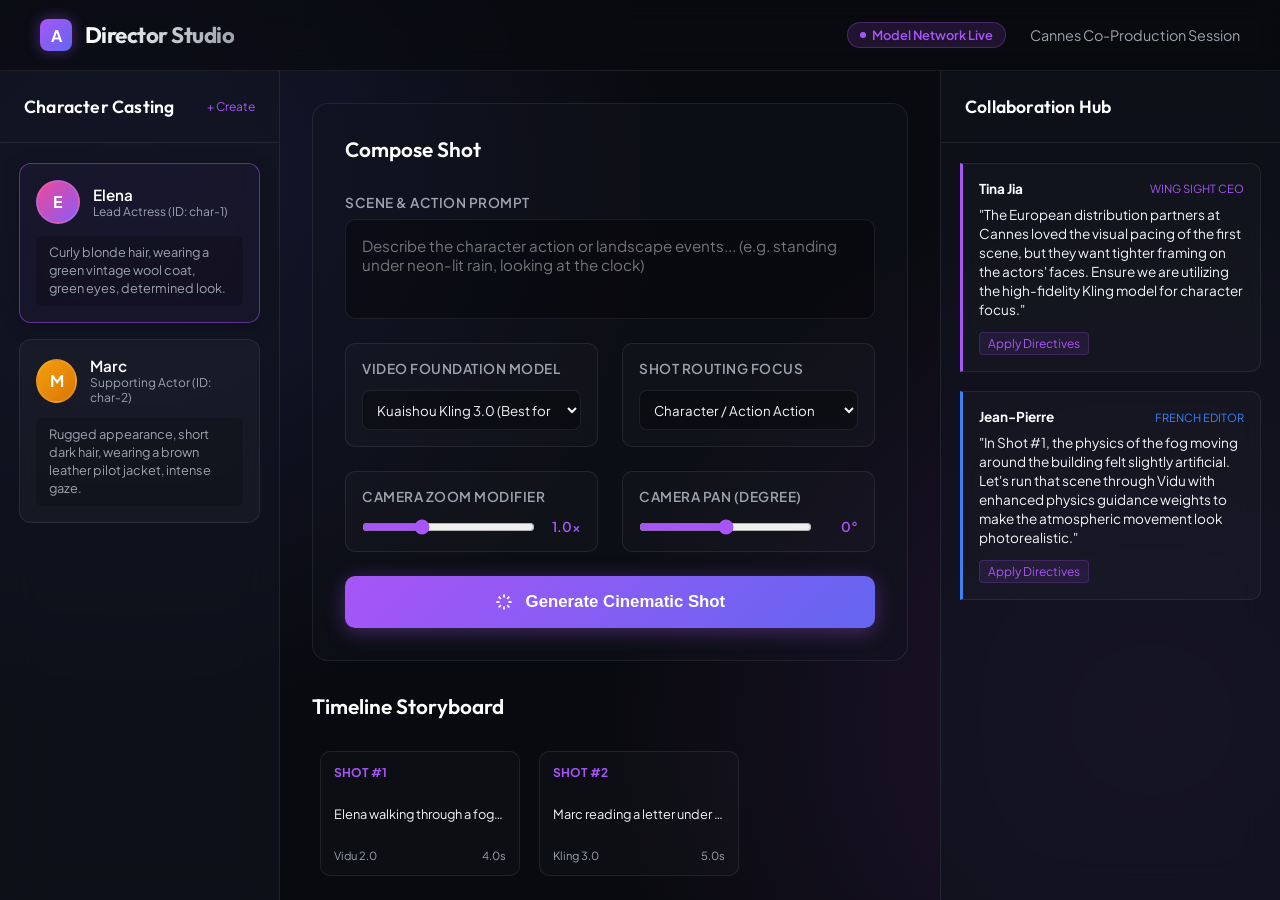
<file: platform/editor_interface.html>
<!DOCTYPE html>
<html lang="en">
<head>
    <meta charset="UTF-8">
    <meta name="viewport" content="width=device-width, initial-scale=1.0">
    <title>AIGC Director Studio — AI Film Platform</title>
    <meta name="description" content="Next-generation AI film editing platform connecting young directors with advanced Chinese AI models and European post-production workflows.">
    <link rel="preconnect" href="https://fonts.googleapis.com">
    <link rel="preconnect" href="https://fonts.gstatic.com" crossorigin>
    <link href="https://fonts.googleapis.com/css2?family=Outfit:wght@300;400;600;700&family=Plus+Jakarta+Sans:wght@300;400;500;600;700&display=swap" rel="stylesheet">
    <style>
        :root {
            --bg-dark: #090a0f;
            --panel-bg: rgba(18, 20, 32, 0.65);
            --border-glow: rgba(147, 51, 234, 0.25);
            --primary-glow: linear-gradient(135deg, #a855f7 0%, #6366f1 100%);
            --accent-glow: linear-gradient(135deg, #10b981 0%, #3b82f6 100%);
            --accent-color: #a855f7;
            --text-main: #f3f4f6;
            --text-muted: #9ca3af;
            --glass-border: rgba(255, 255, 255, 0.08);
            --transition-smooth: all 0.3s cubic-bezier(0.4, 0, 0.2, 1);
        }

        * {
            box-sizing: border-box;
            margin: 0;
            padding: 0;
        }

        body {
            background-color: var(--bg-dark);
            color: var(--text-main);
            font-family: 'Plus Jakarta Sans', sans-serif;
            overflow-x: hidden;
            background-image: 
                radial-gradient(circle at 10% 20%, rgba(99, 102, 241, 0.15) 0%, transparent 40%),
                radial-gradient(circle at 90% 80%, rgba(168, 85, 247, 0.15) 0%, transparent 40%);
            background-attachment: fixed;
            height: 100vh;
            display: flex;
            flex-direction: column;
        }

        /* Header Navigation */
        header {
            display: flex;
            justify-content: space-between;
            align-items: center;
            padding: 1.2rem 2.5rem;
            background: rgba(9, 10, 15, 0.7);
            backdrop-filter: blur(12px);
            border-bottom: 1px solid var(--glass-border);
            z-index: 100;
        }

        .logo-container {
            display: flex;
            align-items: center;
            gap: 0.8rem;
        }

        .logo-mark {
            width: 32px;
            height: 32px;
            background: var(--primary-glow);
            border-radius: 8px;
            display: flex;
            align-items: center;
            justify-content: center;
            font-weight: 700;
            color: #fff;
            box-shadow: 0 0 15px rgba(168, 85, 247, 0.4);
        }

        .logo-text {
            font-family: 'Outfit', sans-serif;
            font-weight: 700;
            font-size: 1.4rem;
            letter-spacing: -0.5px;
            background: linear-gradient(to right, #fff, var(--text-muted));
            -webkit-background-clip: text;
            -webkit-text-fill-color: transparent;
        }

        .header-actions {
            display: flex;
            align-items: center;
            gap: 1.5rem;
        }

        .badge-live {
            background: rgba(168, 85, 247, 0.15);
            color: var(--accent-color);
            border: 1px solid rgba(168, 85, 247, 0.3);
            padding: 0.25rem 0.75rem;
            border-radius: 20px;
            font-size: 0.8rem;
            font-weight: 600;
            display: flex;
            align-items: center;
            gap: 0.4rem;
            animation: pulse-border 2s infinite;
        }

        .badge-live::before {
            content: '';
            display: inline-block;
            width: 6px;
            height: 6px;
            background: #a855f7;
            border-radius: 50%;
        }

        /* Workspace Grid Layout */
        .workspace-grid {
            display: grid;
            grid-template-columns: 280px 1fr 340px;
            flex: 1;
            overflow: hidden;
            height: calc(100vh - 73px);
        }

        /* Sidebar Panels */
        .panel {
            background: var(--panel-bg);
            backdrop-filter: blur(20px);
            border-right: 1px solid var(--glass-border);
            display: flex;
            flex-direction: column;
            overflow-y: auto;
        }

        .panel-right {
            border-right: none;
            border-left: 1px solid var(--glass-border);
        }

        .panel-header {
            padding: 1.5rem;
            border-bottom: 1px solid var(--glass-border);
            display: flex;
            justify-content: space-between;
            align-items: center;
        }

        .panel-title {
            font-family: 'Outfit', sans-serif;
            font-weight: 600;
            font-size: 1.1rem;
            color: #fff;
            letter-spacing: 0.2px;
        }

        /* Character Cards */
        .character-list {
            padding: 1.2rem;
            display: flex;
            flex-direction: column;
            gap: 1rem;
        }

        .character-card {
            background: rgba(255, 255, 255, 0.03);
            border: 1px solid var(--glass-border);
            border-radius: 12px;
            padding: 1rem;
            display: flex;
            flex-direction: column;
            gap: 0.8rem;
            transition: var(--transition-smooth);
            cursor: pointer;
        }

        .character-card:hover, .character-card.active {
            border-color: rgba(168, 85, 247, 0.5);
            background: rgba(168, 85, 247, 0.04);
            box-shadow: 0 4px 20px rgba(0, 0, 0, 0.2);
        }

        .character-meta {
            display: flex;
            align-items: center;
            gap: 0.8rem;
        }

        .character-avatar {
            width: 44px;
            height: 44px;
            border-radius: 50%;
            background: var(--primary-glow);
            display: flex;
            align-items: center;
            justify-content: center;
            font-weight: 700;
            color: #fff;
            border: 2px solid rgba(255, 255, 255, 0.1);
        }

        .character-details h4 {
            font-size: 0.95rem;
            font-weight: 600;
            color: #fff;
        }

        .character-details p {
            font-size: 0.75rem;
            color: var(--text-muted);
        }

        .character-desc {
            font-size: 0.8rem;
            color: var(--text-muted);
            line-height: 1.4;
            background: rgba(0, 0, 0, 0.2);
            padding: 0.5rem 0.8rem;
            border-radius: 6px;
        }

        /* Composer Main Workspace */
        .composer-container {
            display: flex;
            flex-direction: column;
            overflow-y: auto;
            padding: 2rem;
            gap: 2rem;
        }

        /* Shot Composer Panel */
        .shot-composer {
            background: rgba(18, 20, 32, 0.4);
            border: 1px solid var(--glass-border);
            border-radius: 16px;
            padding: 2rem;
            display: flex;
            flex-direction: column;
            gap: 1.5rem;
            position: relative;
        }

        .composer-section-title {
            font-family: 'Outfit', sans-serif;
            font-weight: 600;
            font-size: 1.3rem;
            color: #fff;
            margin-bottom: 0.5rem;
        }

        .input-group {
            display: flex;
            flex-direction: column;
            gap: 0.5rem;
        }

        label {
            font-size: 0.85rem;
            font-weight: 600;
            color: var(--text-muted);
            text-transform: uppercase;
            letter-spacing: 0.5px;
        }

        textarea {
            width: 100%;
            background: rgba(0, 0, 0, 0.3);
            border: 1px solid var(--glass-border);
            border-radius: 10px;
            padding: 1rem;
            color: var(--text-main);
            font-family: inherit;
            font-size: 0.95rem;
            resize: none;
            height: 100px;
            transition: var(--transition-smooth);
        }

        textarea:focus {
            outline: none;
            border-color: rgba(168, 85, 247, 0.6);
            box-shadow: 0 0 15px rgba(168, 85, 247, 0.15);
        }

        /* Parameter Sliders & Controls */
        .controls-grid {
            display: grid;
            grid-template-columns: repeat(auto-fit, minmax(220px, 1fr));
            gap: 1.5rem;
        }

        .control-item {
            display: flex;
            flex-direction: column;
            gap: 0.8rem;
            background: rgba(255, 255, 255, 0.02);
            padding: 1rem;
            border-radius: 10px;
            border: 1px solid var(--glass-border);
        }

        .select-custom {
            width: 100%;
            background: rgba(0, 0, 0, 0.3);
            border: 1px solid var(--glass-border);
            border-radius: 8px;
            padding: 0.6rem;
            color: var(--text-main);
            font-family: inherit;
            outline: none;
        }

        .slider-container {
            display: flex;
            align-items: center;
            justify-content: space-between;
            gap: 1rem;
        }

        input[type="range"] {
            flex: 1;
            accent-color: var(--accent-color);
        }

        .slider-val {
            font-size: 0.85rem;
            font-weight: 600;
            color: var(--accent-color);
            min-width: 30px;
            text-align: right;
        }

        .btn-generate {
            background: var(--primary-glow);
            border: none;
            color: #fff;
            padding: 1rem 2rem;
            border-radius: 10px;
            font-weight: 700;
            font-size: 1.05rem;
            cursor: pointer;
            transition: var(--transition-smooth);
            display: flex;
            align-items: center;
            justify-content: center;
            gap: 0.8rem;
            box-shadow: 0 4px 20px rgba(168, 85, 247, 0.35);
        }

        .btn-generate:hover {
            transform: translateY(-2px);
            box-shadow: 0 6px 25px rgba(168, 85, 247, 0.5);
        }

        .btn-generate:active {
            transform: translateY(0);
        }

        /* Generation Status Overlay */
        .status-container {
            margin-top: 1rem;
            background: rgba(0, 0, 0, 0.4);
            border: 1px dashed rgba(168, 85, 247, 0.3);
            border-radius: 12px;
            padding: 1.2rem;
            display: none;
            flex-direction: column;
            gap: 0.8rem;
        }

        .progress-bar-bg {
            width: 100%;
            height: 8px;
            background: rgba(255, 255, 255, 0.05);
            border-radius: 10px;
            overflow: hidden;
            position: relative;
        }

        .progress-fill {
            width: 0%;
            height: 100%;
            background: var(--primary-glow);
            border-radius: 10px;
            transition: width 0.1s linear;
        }

        .status-header {
            display: flex;
            justify-content: space-between;
            align-items: center;
            font-size: 0.85rem;
        }

        .status-text {
            color: var(--accent-color);
            font-weight: 600;
        }

        /* Storyboard Timeline Preview */
        .storyboard-timeline {
            display: flex;
            flex-direction: column;
            gap: 1rem;
        }

        .timeline-track {
            display: flex;
            gap: 1.2rem;
            overflow-x: auto;
            padding: 0.5rem;
            scrollbar-width: thin;
        }

        .timeline-card {
            min-width: 200px;
            width: 200px;
            height: 125px;
            background: rgba(255, 255, 255, 0.02);
            border: 1px solid var(--glass-border);
            border-radius: 10px;
            display: flex;
            flex-direction: column;
            justify-content: space-between;
            padding: 0.8rem;
            position: relative;
            transition: var(--transition-smooth);
            cursor: pointer;
            overflow: hidden;
        }

        .timeline-card::before {
            content: '';
            position: absolute;
            top: 0;
            left: 0;
            right: 0;
            bottom: 0;
            background: radial-gradient(circle at center, rgba(168, 85, 247, 0.1) 0%, transparent 80%);
            opacity: 0;
            transition: var(--transition-smooth);
        }

        .timeline-card:hover {
            border-color: rgba(168, 85, 247, 0.4);
            transform: scale(1.02);
        }

        .timeline-card:hover::before {
            opacity: 1;
        }

        .card-num {
            font-size: 0.75rem;
            font-weight: 700;
            color: var(--accent-color);
        }

        .card-desc {
            font-size: 0.8rem;
            color: var(--text-main);
            overflow: hidden;
            text-overflow: ellipsis;
            white-space: nowrap;
        }

        .card-footer {
            display: flex;
            justify-content: space-between;
            align-items: center;
            font-size: 0.7rem;
            color: var(--text-muted);
        }

        /* Right Panel: Collaboration Hub */
        .comments-list {
            padding: 1.2rem;
            display: flex;
            flex-direction: column;
            gap: 1.2rem;
        }

        .comment-card {
            background: rgba(255, 255, 255, 0.02);
            border-left: 3px solid #3b82f6;
            padding: 1rem;
            border-radius: 0 10px 10px 0;
            display: flex;
            flex-direction: column;
            gap: 0.5rem;
            border-top: 1px solid var(--glass-border);
            border-right: 1px solid var(--glass-border);
            border-bottom: 1px solid var(--glass-border);
        }

        .comment-card.wing-sight {
            border-left-color: #a855f7;
        }

        .comment-author {
            display: flex;
            justify-content: space-between;
            align-items: center;
        }

        .author-name {
            font-size: 0.85rem;
            font-weight: 700;
            color: #fff;
        }

        .author-role {
            font-size: 0.7rem;
            color: var(--text-muted);
            text-transform: uppercase;
        }

        .comment-body {
            font-size: 0.85rem;
            color: var(--text-main);
            line-height: 1.4;
        }

        .comment-action {
            display: inline-block;
            font-size: 0.75rem;
            color: var(--accent-color);
            background: rgba(168, 85, 247, 0.1);
            padding: 0.2rem 0.5rem;
            border-radius: 4px;
            align-self: flex-start;
            cursor: pointer;
            transition: var(--transition-smooth);
            margin-top: 0.3rem;
            border: 1px solid rgba(168, 85, 247, 0.2);
        }

        .comment-action:hover {
            background: rgba(168, 85, 247, 0.2);
        }

        /* Log Panel */
        .logs-panel {
            background: rgba(0, 0, 0, 0.4);
            border: 1px solid var(--glass-border);
            border-radius: 12px;
            padding: 1.2rem;
            font-family: monospace;
            font-size: 0.8rem;
            color: #10b981;
            height: 150px;
            overflow-y: auto;
            display: flex;
            flex-direction: column;
            gap: 0.4rem;
        }

        .log-entry {
            line-height: 1.4;
        }

        .log-time {
            color: var(--text-muted);
            margin-right: 0.6rem;
        }

        /* Animations */
        @keyframes pulse-border {
            0% { box-shadow: 0 0 0 0 rgba(168, 85, 247, 0.4); }
            70% { box-shadow: 0 0 0 6px rgba(168, 85, 247, 0); }
            100% { box-shadow: 0 0 0 0 rgba(168, 85, 247, 0); }
        }
    </style>
</head>
<body>

    <!-- Header -->
    <header>
        <div class="logo-container">
            <div class="logo-mark">A</div>
            <div class="logo-text">Director Studio</div>
        </div>
        <div class="header-actions">
            <div class="badge-live">Model Network Live</div>
            <span style="font-size: 0.9rem; color: var(--text-muted);">Cannes Co-Production Session</span>
        </div>
    </header>

    <!-- Main Workspace -->
    <div class="workspace-grid">
        
        <!-- Left Panel: Characters -->
        <div class="panel">
            <div class="panel-header">
                <h3 class="panel-title">Character Casting</h3>
                <span style="font-size: 0.75rem; color: var(--accent-color); cursor: pointer;">+ Create</span>
            </div>
            <div class="character-list" id="charList">
                <!-- Character 1 -->
                <div class="character-card active" data-id="char-1">
                    <div class="character-meta">
                        <div class="character-avatar" style="background: linear-gradient(135deg, #ec4899 0%, #8b5cf6 100%);">E</div>
                        <div class="character-details">
                            <h4>Elena</h4>
                            <p>Lead Actress (ID: char-1)</p>
                        </div>
                    </div>
                    <div class="character-desc">
                        Curly blonde hair, wearing a green vintage wool coat, green eyes, determined look.
                    </div>
                </div>
                <!-- Character 2 -->
                <div class="character-card" data-id="char-2">
                    <div class="character-meta">
                        <div class="character-avatar" style="background: linear-gradient(135deg, #f59e0b 0%, #d97706 100%);">M</div>
                        <div class="character-details">
                            <h4>Marc</h4>
                            <p>Supporting Actor (ID: char-2)</p>
                        </div>
                    </div>
                    <div class="character-desc">
                        Rugged appearance, short dark hair, wearing a brown leather pilot jacket, intense gaze.
                    </div>
                </div>
            </div>
        </div>

        <!-- Center Workspace -->
        <div class="composer-container">
            
            <!-- Shot Composer -->
            <div class="shot-composer">
                <h3 class="composer-section-title">Compose Shot</h3>
                
                <div class="input-group">
                    <label for="promptInput">Scene & Action Prompt</label>
                    <textarea id="promptInput" placeholder="Describe the character action or landscape events... (e.g. standing under neon-lit rain, looking at the clock)"></textarea>
                </div>

                <!-- Parameters & Models -->
                <div class="controls-grid">
                    
                    <div class="control-item">
                        <label for="modelSelect">Video Foundation Model</label>
                        <select id="modelSelect" class="select-custom">
                            <option value="vidu">Shengshu Vidu 2.0 (Best for Physics & cinematic scenes)</option>
                            <option value="kling" selected>Kuaishou Kling 3.0 (Best for human motion & camera paths)</option>
                        </select>
                    </div>

                    <div class="control-item">
                        <label for="shotTypeSelect">Shot Routing Focus</label>
                        <select id="shotTypeSelect" class="select-custom">
                            <option value="character">Character / Action Action</option>
                            <option value="landscape">Atmospheric / Landscape Focus</option>
                        </select>
                    </div>

                    <div class="control-item">
                        <label>Camera Zoom Modifier</label>
                        <div class="slider-container">
                            <input type="range" id="zoomRange" min="0.5" max="2.0" step="0.1" value="1.0">
                            <span class="slider-val" id="zoomVal">1.0x</span>
                        </div>
                    </div>

                    <div class="control-item">
                        <label>Camera Pan (Degree)</label>
                        <div class="slider-container">
                            <input type="range" id="panRange" min="-45" max="45" step="5" value="0">
                            <span class="slider-val" id="panVal">0°</span>
                        </div>
                    </div>

                </div>

                <!-- Generate Trigger -->
                <button class="btn-generate" id="btnGenerate">
                    <svg width="18" height="18" viewBox="0 0 24 24" fill="none" stroke="currentColor" stroke-width="2.5"><path d="M12 2v4M12 18v4M4.93 4.93l2.83 2.83M16.24 16.24l2.83 2.83M2 12h4M18 12h4M4.93 19.07l2.83-2.83M16.24 7.76l2.83-2.83"/></svg>
                    Generate Cinematic Shot
                </button>

                <!-- Status Progress bar -->
                <div class="status-container" id="statusContainer">
                    <div class="status-header">
                        <span class="status-text" id="statusLabel">Initializing API Handshake...</span>
                        <span class="status-text" id="percentLabel">0%</span>
                    </div>
                    <div class="progress-bar-bg">
                        <div class="progress-fill" id="progressFill"></div>
                    </div>
                </div>

            </div>

            <!-- Timeline Storyboard -->
            <div class="storyboard-timeline">
                <h3 class="composer-section-title">Timeline Storyboard</h3>
                <div class="timeline-track" id="timelineTrack">
                    <!-- Default clips in the film timeline -->
                    <div class="timeline-card">
                        <div class="card-num">SHOT #1</div>
                        <div class="card-desc">Elena walking through a foggy street</div>
                        <div class="card-footer">
                            <span>Vidu 2.0</span>
                            <span>4.0s</span>
                        </div>
                    </div>
                    <div class="timeline-card">
                        <div class="card-num">SHOT #2</div>
                        <div class="card-desc">Marc reading a letter under rain</div>
                        <div class="card-footer">
                            <span>Kling 3.0</span>
                            <span>5.0s</span>
                        </div>
                    </div>
                </div>
            </div>

            <!-- Terminal Logger -->
            <div>
                <h3 class="composer-section-title" style="font-size: 1rem; color: var(--text-muted); margin-bottom: 0.5rem;">API Telemetry Logs</h3>
                <div class="logs-panel" id="logsPanel">
                    <div class="log-entry"><span class="log-time">[12:26:57]</span> Platform gateway online. Initialized adapters for Kling AI & Shengshu Vidu.</div>
                </div>
            </div>

        </div>

        <!-- Right Panel: Collaboration -->
        <div class="panel panel-right">
            <div class="panel-header">
                <h3 class="panel-title">Collaboration Hub</h3>
            </div>
            
            <div class="comments-list">
                
                <div class="comment-card wing-sight">
                    <div class="comment-author">
                        <span class="author-name">Tina Jia</span>
                        <span class="author-role" style="color: #a855f7;">Wing Sight CEO</span>
                    </div>
                    <div class="comment-body">
                        "The European distribution partners at Cannes loved the visual pacing of the first scene, but they want tighter framing on the actors' faces. Ensure we are utilizing the high-fidelity Kling model for character focus."
                    </div>
                    <div class="comment-action" onclick="applyComment('Use Kling 3.0 with close-up focus and zoom in to 1.3x')">Apply Directives</div>
                </div>

                <div class="comment-card">
                    <div class="comment-author">
                        <span class="author-name">Jean-Pierre</span>
                        <span class="author-role" style="color: #3b82f6;">French Editor</span>
                    </div>
                    <div class="comment-body">
                        "In Shot #1, the physics of the fog moving around the building felt slightly artificial. Let's run that scene through Vidu with enhanced physics guidance weights to make the atmospheric movement look photorealistic."
                    </div>
                    <div class="comment-action" onclick="applyComment('Route to Vidu with detailed physics weight of 1.2')">Apply Directives</div>
                </div>

            </div>
        </div>

    </div>

    <!-- Scripts -->
    <script>
        // Simulate ConsistencyEngine logic
        class ConsistencyEngineLocal {
            constructor() {
                this.activeStyle = "Cinematic Teal & Orange";
                this.stylePrompt = "cinematic film style, 35mm photography, shallow depth of field, color graded in teal and orange mood";
            }

            compilePayload(rawPrompt, charDesc) {
                return {
                    finalPrompt: `${charDesc}, ${rawPrompt}. ${this.stylePrompt}`,
                    seed: Math.floor(Math.random() * 999999999),
                    ipAdapterWeight: 0.85
                };
            }
        }

        const engine = new ConsistencyEngineLocal();
        let selectedCharacterId = "char-1";
        
        // Handle character selection
        document.querySelectorAll('.character-card').forEach(card => {
            card.addEventListener('click', () => {
                document.querySelectorAll('.character-card').forEach(c => c.classList.remove('active'));
                card.classList.add('active');
                selectedCharacterId = card.dataset.id;
                logEvent(`Selected active casting reference: ${card.querySelector('h4').textContent}`);
            });
        });

        // Sliders
        const zoomRange = document.getElementById('zoomRange');
        const zoomVal = document.getElementById('zoomVal');
        zoomRange.addEventListener('input', () => {
            zoomVal.textContent = zoomRange.value + 'x';
        });

        const panRange = document.getElementById('panRange');
        const panVal = document.getElementById('panVal');
        panRange.addEventListener('input', () => {
            panVal.textContent = panRange.value + '°';
        });

        // Logger helper
        function logEvent(msg) {
            const logsPanel = document.getElementById('logsPanel');
            const time = new Date().toLocaleTimeString();
            const log = document.createElement('div');
            log.className = 'log-entry';
            log.innerHTML = `<span class="log-time">[${time}]</span> ${msg}`;
            logsPanel.appendChild(log);
            logsPanel.scrollTop = logsPanel.scrollHeight;
        }

        // Apply feedback comment helper
        function applyComment(directive) {
            logEvent(`Applying feedback directive: "${directive}"`);
            if (directive.includes('Kling')) {
                document.getElementById('modelSelect').value = 'kling';
                document.getElementById('zoomRange').value = 1.3;
                document.getElementById('zoomVal').textContent = '1.3x';
                document.getElementById('promptInput').value = "Close-up cinematic focus on face, looking determinedly into the distance.";
            } else if (directive.includes('Vidu')) {
                document.getElementById('modelSelect').value = 'vidu';
                document.getElementById('promptInput').value = "Atmospheric dense fog rolling slowly around ancient European stone facade, macro zoom.";
            }
        }

        // Generate Action Handler
        const btnGenerate = document.getElementById('btnGenerate');
        const statusContainer = document.getElementById('statusContainer');
        const statusLabel = document.getElementById('statusLabel');
        const percentLabel = document.getElementById('percentLabel');
        const progressFill = document.getElementById('progressFill');
        const timelineTrack = document.getElementById('timelineTrack');

        btnGenerate.addEventListener('click', () => {
            const prompt = document.getElementById('promptInput').value.trim();
            if (!prompt) {
                alert("Please write a prompt before generating.");
                return;
            }

            btnGenerate.disabled = true;
            statusContainer.style.display = 'flex';
            
            const activeCard = document.querySelector('.character-card.active');
            const charName = activeCard.querySelector('h4').textContent;
            const charDesc = activeCard.querySelector('.character-desc').textContent.trim();
            const modelVal = document.getElementById('modelSelect').value;
            const modelName = modelVal === 'kling' ? 'Kling 3.0' : 'Vidu 2.0';

            // Compile using local consistency logic
            const payload = engine.compilePayload(prompt, charDesc);
            
            logEvent(`[ConsistencyEngine] Consolidating prompt for ${charName}`);
            logEvent(`[ConsistencyEngine] Linked prompt: "${payload.finalPrompt}"`);
            logEvent(`[ConsistencyEngine] Random seed applied: ${payload.seed}`);

            // Simulate Gateway routing & compilation progress
            let progress = 0;
            const steps = [
                { limit: 20, label: "Initiating API gateway handshake..." },
                { limit: 50, label: `Submitting task to ${modelName} API endpoint...` },
                { limit: 85, label: `Rendering frames (CFG Scale: 7.5)...` },
                { limit: 100, label: "Completing visual compilation..." }
            ];

            let stepIdx = 0;
            const interval = setInterval(() => {
                progress += Math.floor(Math.random() * 5) + 3;
                if (progress >= 100) {
                    progress = 100;
                    clearInterval(interval);
                    
                    statusLabel.textContent = "Shot rendered successfully!";
                    percentLabel.textContent = "100%";
                    progressFill.style.width = "100%";

                    logEvent(`[API Gateway] ${modelName} response: Task completed successfully.`);
                    
                    // Add new shot to timeline
                    setTimeout(() => {
                        const newShot = document.createElement('div');
                        newShot.className = 'timeline-card';
                        newShot.innerHTML = `
                            <div class="card-num">SHOT #${timelineTrack.children.length + 1}</div>
                            <div class="card-desc">${prompt}</div>
                            <div class="card-footer">
                                <span>${modelName}</span>
                                <span>5.0s</span>
                            </div>
                        `;
                        timelineTrack.appendChild(newShot);
                        timelineTrack.scrollLeft = timelineTrack.scrollWidth;
                        
                        btnGenerate.disabled = false;
                        statusContainer.style.display = 'none';
                        progressFill.style.width = '0%';
                    }, 800);
                } else {
                    if (progress >= steps[stepIdx].limit && stepIdx < steps.length - 1) {
                        stepIdx++;
                    }
                    statusLabel.textContent = steps[stepIdx].label;
                    percentLabel.textContent = `${progress}%`;
                    progressFill.style.width = `${progress}%`;
                }
            }, 120);
        });
    </script>
</body>
</html>
</file>
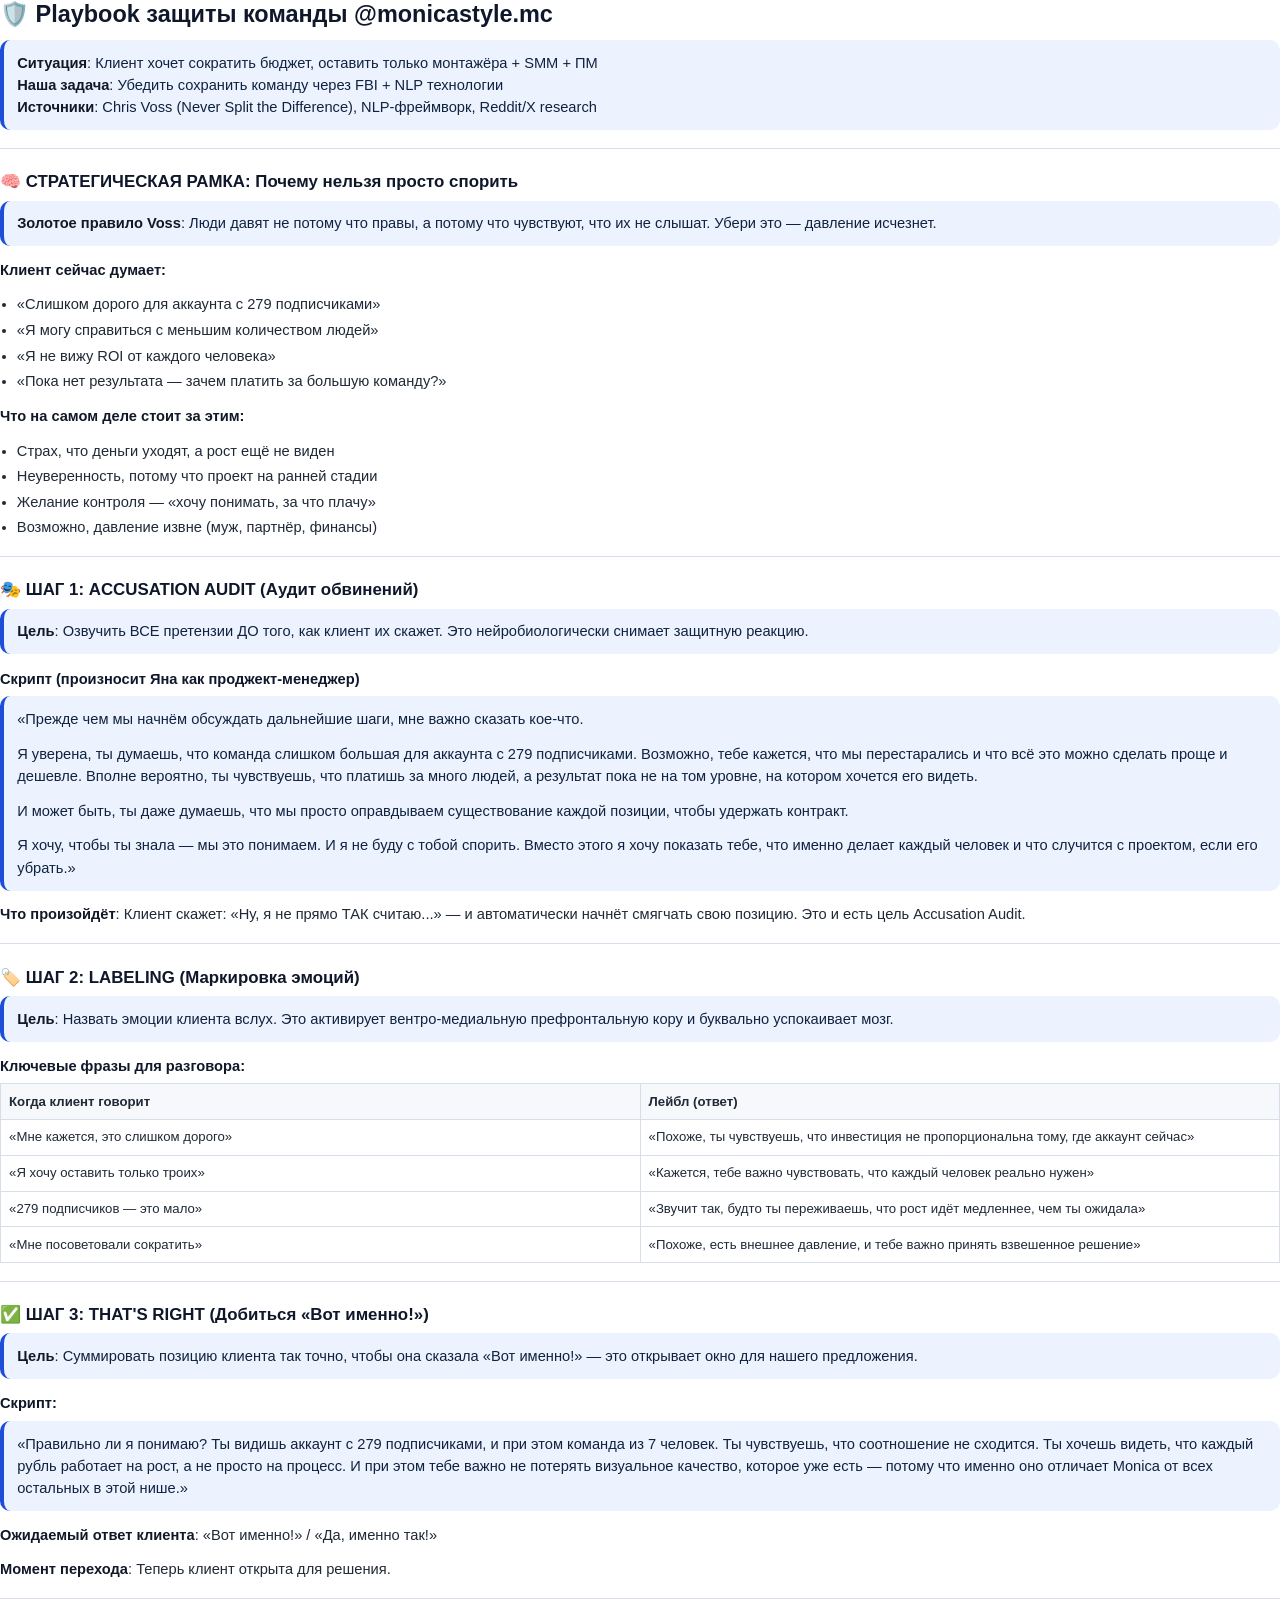
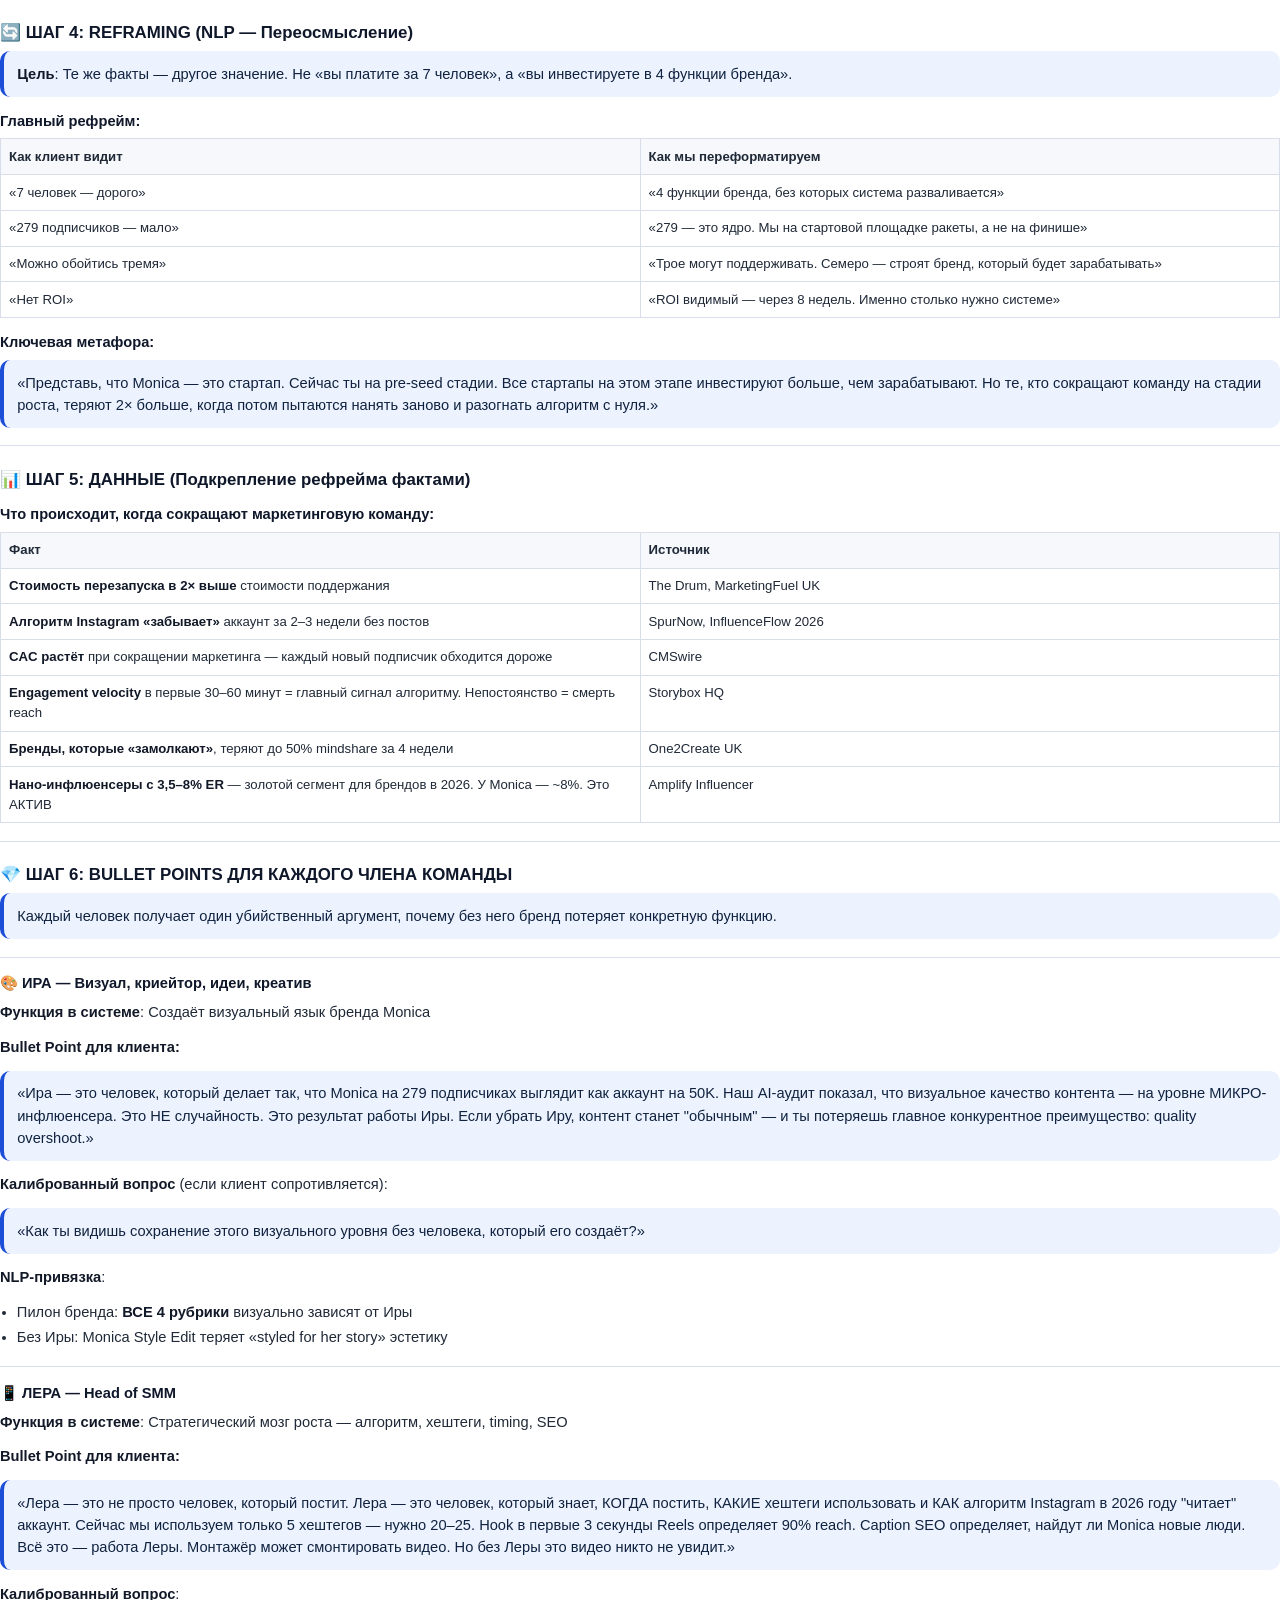
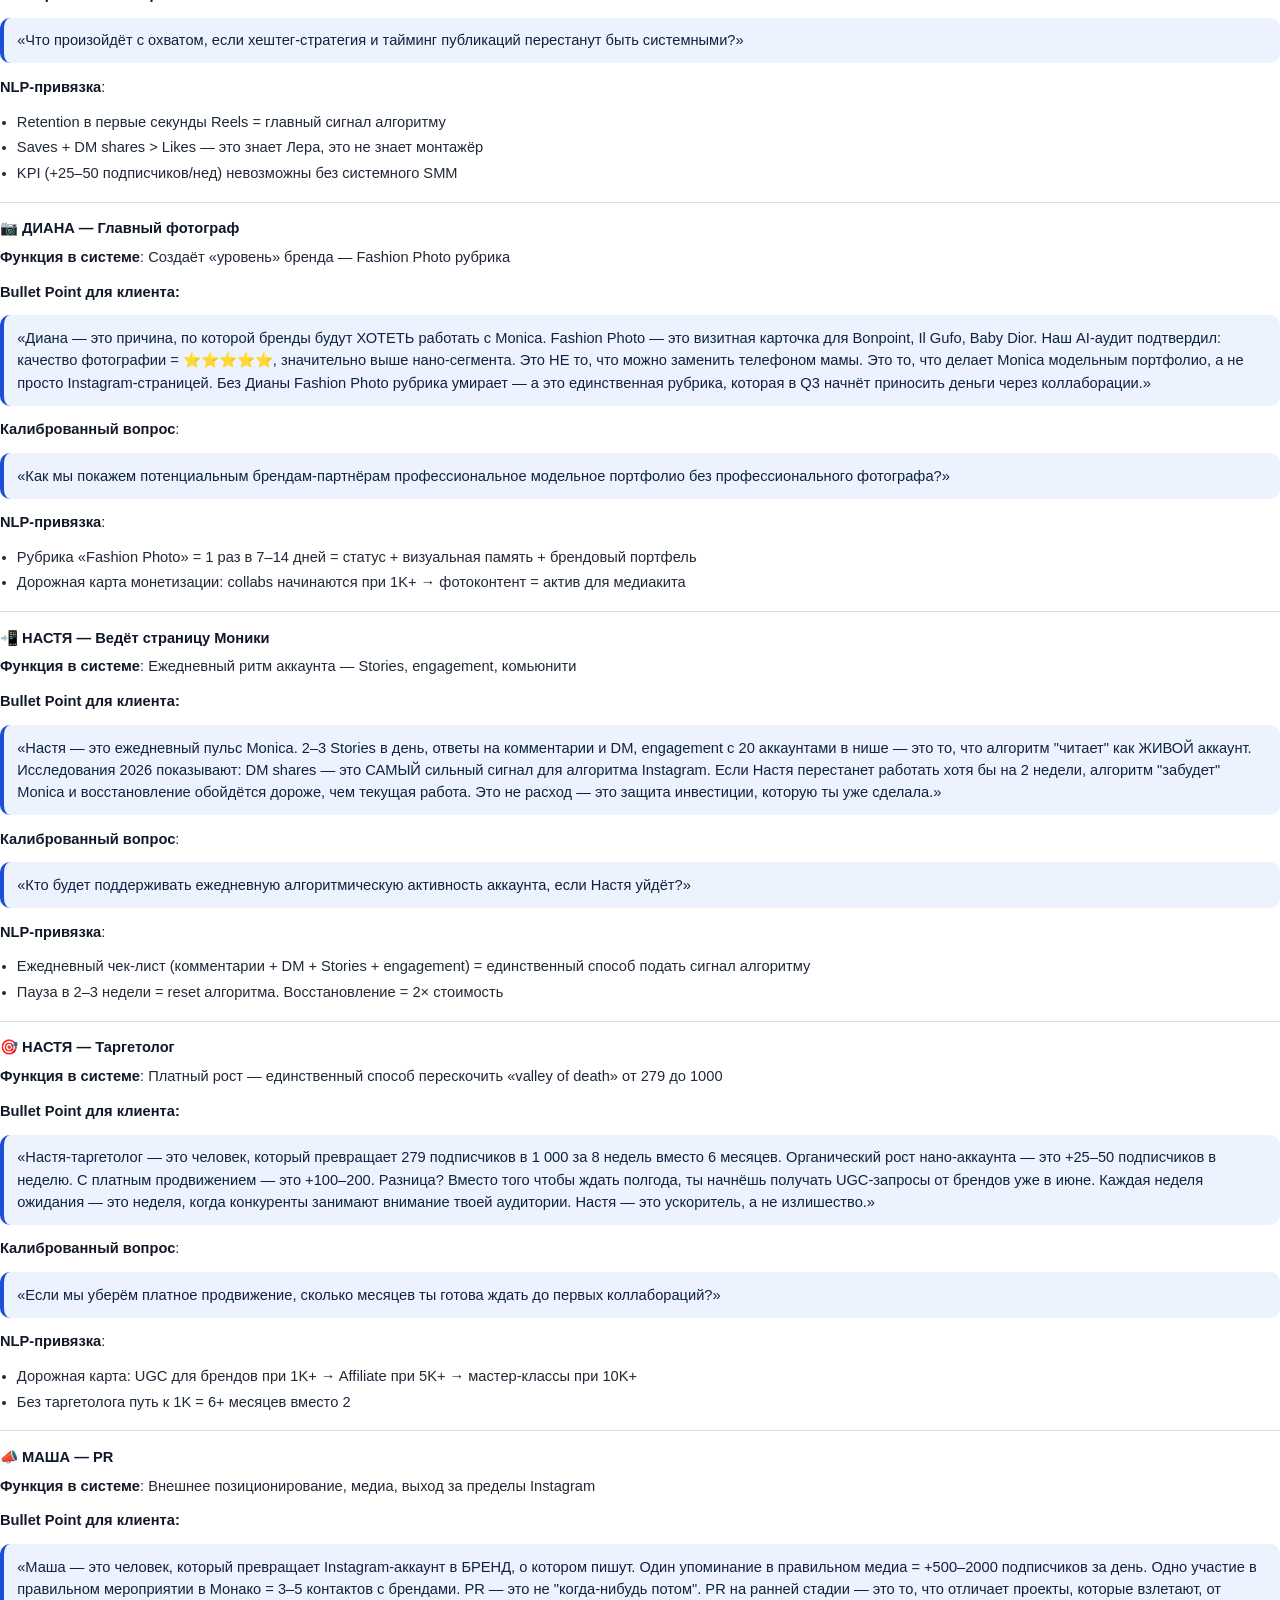
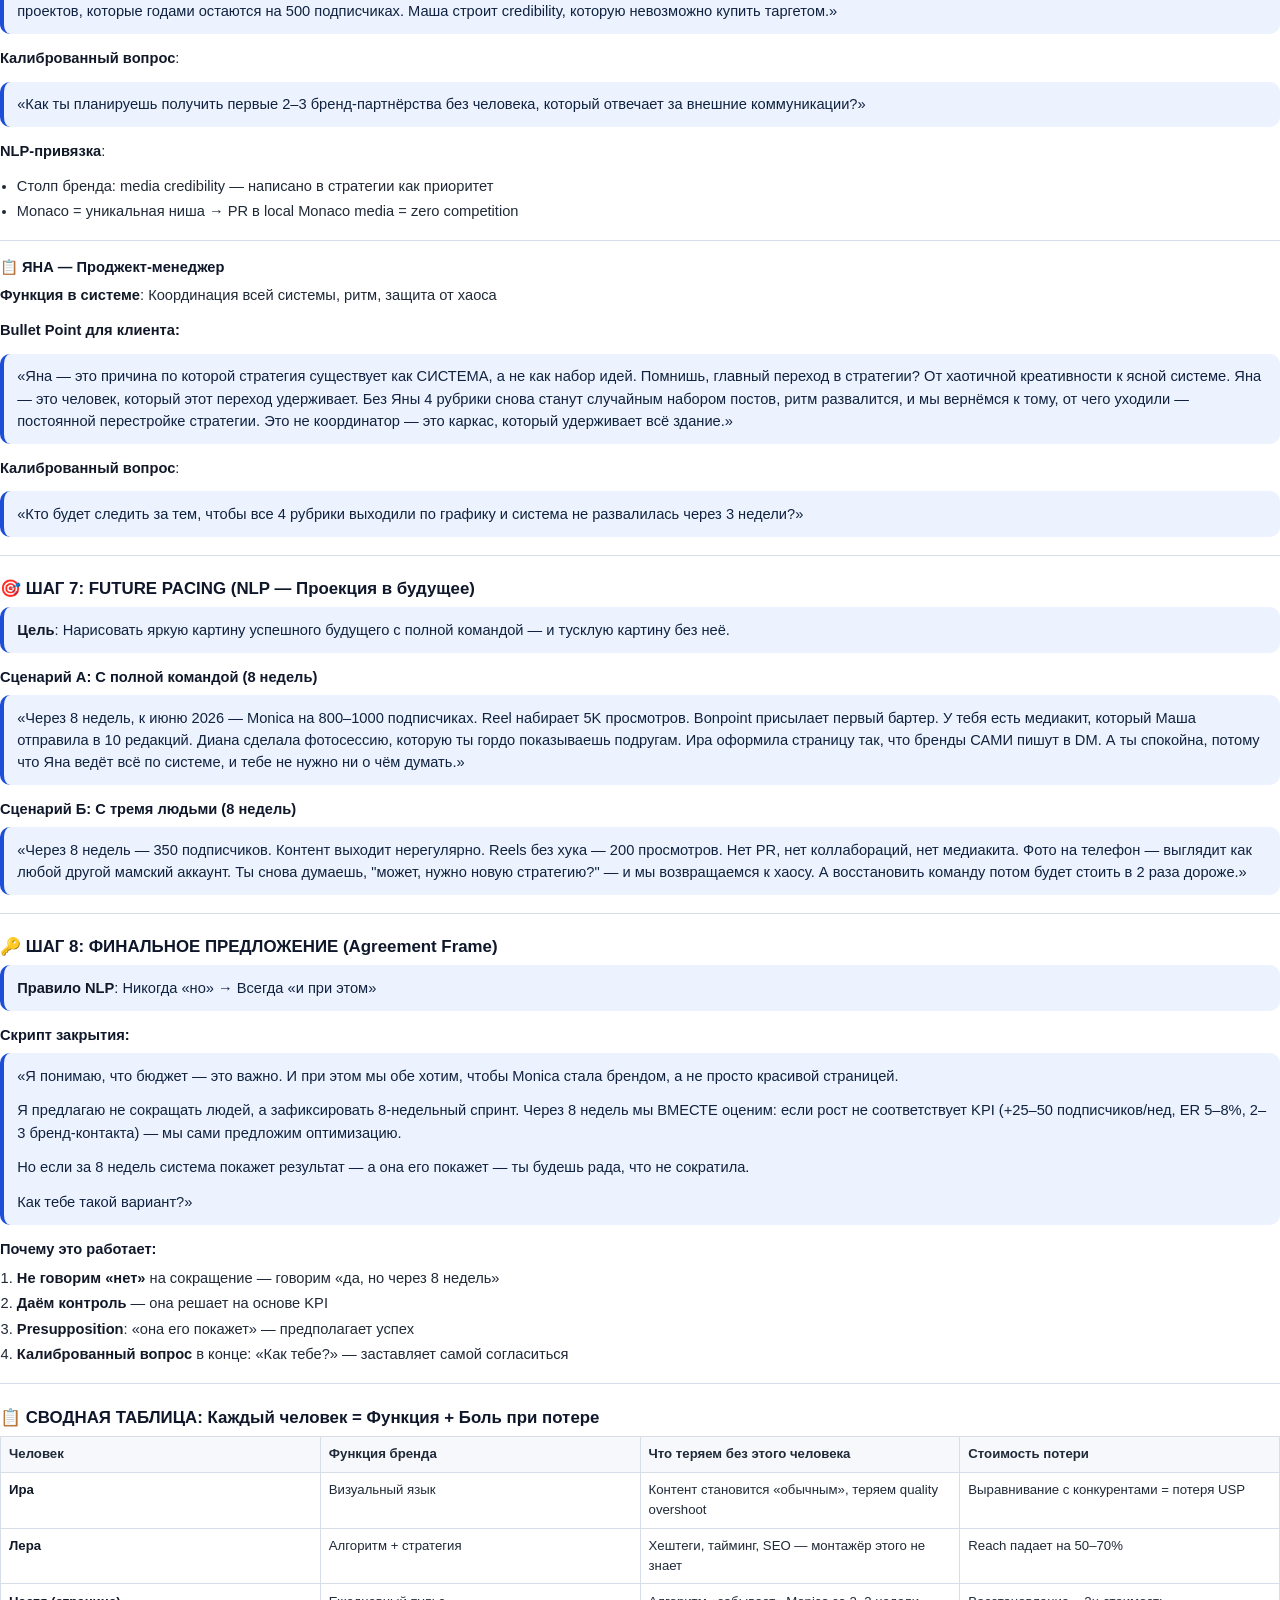
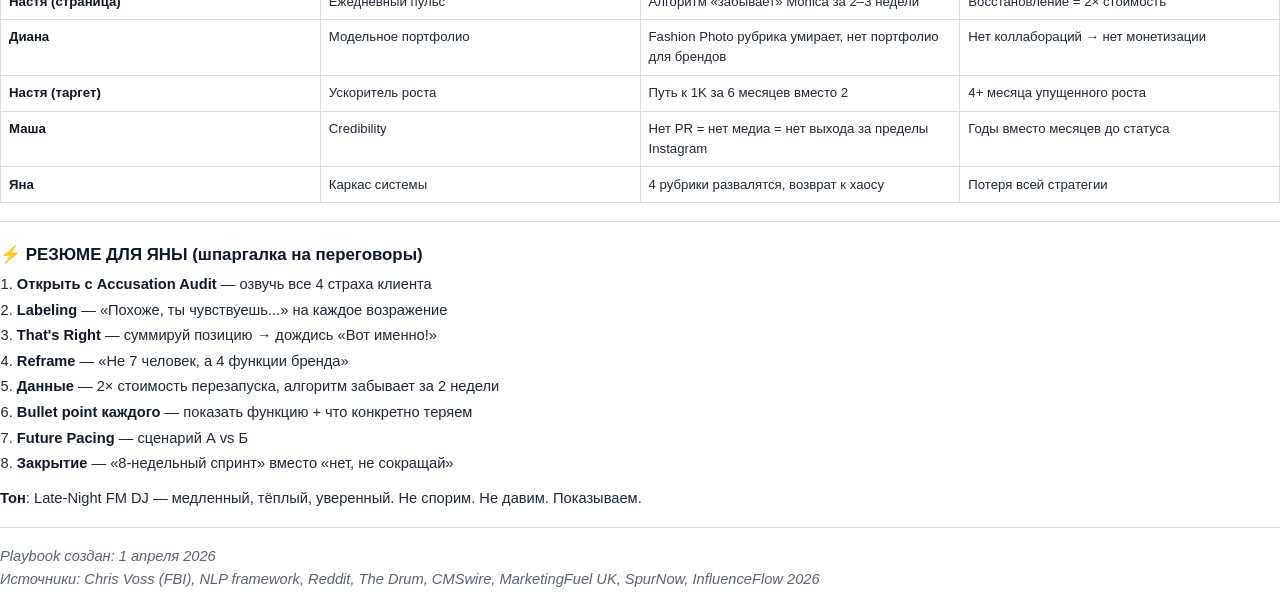
<file: tmp/pdfs/team_defense_playbook.html>
<!DOCTYPE html>
<html xmlns="http://www.w3.org/1999/xhtml" lang="ru" xml:lang="ru">
<head>
  <meta charset="utf-8" />
  <meta name="generator" content="pandoc" />
  <meta name="viewport" content="width=device-width, initial-scale=1.0, user-scalable=yes" />
  <title></title>
  <style>

span.smallcaps{font-variant: small-caps;}
div.columns{display: flex; gap: min(4vw, 1.5em);}
div.column{flex: auto; overflow-x: auto;}
div.hanging-indent{margin-left: 1.5em; text-indent: -1.5em;}

ul.task-list[class]{list-style: none;}
ul.task-list li input[type="checkbox"] {
font-size: inherit;
width: 0.8em;
margin: 0 0.8em 0.2em -1.6em;
vertical-align: middle;
}
.display.math{display: block; text-align: center; margin: 0.5rem auto;}
</style>
  <style type="text/css">@page {
size: 148mm 210mm;
margin: 12mm 10mm 14mm 10mm;
}
:root {
color-scheme: light;
--text: #1f2937;
--muted: #5b6472;
--line: #d7deea;
--panel: #f6f8fb;
--quote: #ecf3ff;
--accent: #1d4ed8;
}
html {
font-size: 11pt;
}
body {
margin: 0 auto;
color: var(--text);
font-family: "Helvetica Neue", Arial, sans-serif;
line-height: 1.52;
text-rendering: optimizeLegibility;
-webkit-font-smoothing: antialiased;
}
main,
body > *:not(style):not(script) {
max-width: 100%;
}
h1,
h2,
h3,
h4 {
color: #0f172a;
line-height: 1.2;
page-break-after: avoid;
break-after: avoid-page;
font-weight: 700;
}
h1 {
font-size: 1.6rem;
margin: 0 0 0.8rem;
}
h2 {
font-size: 1.15rem;
margin: 1.4rem 0 0.55rem;
padding-top: 0.2rem;
}
h3 {
font-size: 1rem;
margin: 1.1rem 0 0.45rem;
}
h4 {
font-size: 0.95rem;
margin: 0.9rem 0 0.35rem;
}
p,
li,
td,
th,
blockquote {
overflow-wrap: anywhere;
}
p,
ul,
ol,
table,
blockquote {
margin: 0.55rem 0 0.85rem;
}
ul,
ol {
padding-left: 1.15rem;
}
li + li {
margin-top: 0.22rem;
}
strong {
color: #111827;
}
hr {
border: 0;
border-top: 1px solid var(--line);
margin: 1.2rem 0;
}
blockquote {
background: var(--quote);
border-left: 4px solid var(--accent);
border-radius: 10px;
padding: 0.8rem 0.9rem;
color: #10223f;
}
blockquote > :first-child {
margin-top: 0;
}
blockquote > :last-child {
margin-bottom: 0;
}
table {
width: 100%;
border-collapse: collapse;
table-layout: fixed;
font-size: 0.9rem;
break-inside: auto;
}
thead {
display: table-header-group;
}
tr,
img {
page-break-inside: avoid;
break-inside: avoid;
}
th,
td {
border: 1px solid var(--line);
padding: 0.5rem 0.55rem;
vertical-align: top;
text-align: left;
}
th {
background: var(--panel);
font-weight: 700;
}
code {
font-family: "SFMono-Regular", "Menlo", "Consolas", monospace;
font-size: 0.93em;
}
a {
color: var(--accent);
text-decoration: none;
}
em {
color: var(--muted);
}
</style>
</head>
<body>
<h1 id="shield-playbook-защиты-команды-monicastylemc">🛡️ Playbook защиты
команды @monicastyle.mc</h1>
<blockquote>
<p><strong>Ситуация</strong>: Клиент хочет сократить бюджет, оставить
только монтажёра + SMM + ПМ<br />
<strong>Наша задача</strong>: Убедить сохранить команду через FBI + NLP
технологии<br />
<strong>Источники</strong>: Chris Voss (Never Split the Difference),
NLP-фреймворк, Reddit/X research</p>
</blockquote>
<hr />
<h2 id="brain-стратегическая-рамка-почему-нельзя-просто-спорить">🧠
СТРАТЕГИЧЕСКАЯ РАМКА: Почему нельзя просто спорить</h2>
<blockquote>
<p><strong>Золотое правило Voss</strong>: Люди давят не потому что
правы, а потому что чувствуют, что их не слышат. Убери это — давление
исчезнет.</p>
</blockquote>
<p><strong>Клиент сейчас думает:</strong></p>
<ul>
<li>«Слишком дорого для аккаунта с 279 подписчиками»</li>
<li>«Я могу справиться с меньшим количеством людей»</li>
<li>«Я не вижу ROI от каждого человека»</li>
<li>«Пока нет результата — зачем платить за большую команду?»</li>
</ul>
<p><strong>Что на самом деле стоит за этим:</strong></p>
<ul>
<li>Страх, что деньги уходят, а рост ещё не виден</li>
<li>Неуверенность, потому что проект на ранней стадии</li>
<li>Желание контроля — «хочу понимать, за что плачу»</li>
<li>Возможно, давление извне (муж, партнёр, финансы)</li>
</ul>
<hr />
<h2 id="performing_arts-шаг-1-accusation-audit-аудит-обвинений">🎭 ШАГ
1: ACCUSATION AUDIT (Аудит обвинений)</h2>
<blockquote>
<p><strong>Цель</strong>: Озвучить ВСЕ претензии ДО того, как клиент их
скажет. Это нейробиологически снимает защитную реакцию.</p>
</blockquote>
<h3 id="скрипт-произносит-яна-как-проджект-менеджер">Скрипт (произносит
Яна как проджект-менеджер)</h3>
<blockquote>
<p>«Прежде чем мы начнём обсуждать дальнейшие шаги, мне важно сказать
кое-что.</p>
<p>Я уверена, ты думаешь, что команда слишком большая для аккаунта с 279
подписчиками. Возможно, тебе кажется, что мы перестарались и что всё это
можно сделать проще и дешевле. Вполне вероятно, ты чувствуешь, что
платишь за много людей, а результат пока не на том уровне, на котором
хочется его видеть.</p>
<p>И может быть, ты даже думаешь, что мы просто оправдываем
существование каждой позиции, чтобы удержать контракт.</p>
<p>Я хочу, чтобы ты знала — мы это понимаем. И я не буду с тобой
спорить. Вместо этого я хочу показать тебе, что именно делает каждый
человек и что случится с проектом, если его убрать.»</p>
</blockquote>
<p><strong>Что произойдёт</strong>: Клиент скажет: «Ну, я не прямо ТАК
считаю...» — и автоматически начнёт смягчать свою позицию. Это и есть
цель Accusation Audit.</p>
<hr />
<h2 id="label-шаг-2-labeling-маркировка-эмоций">🏷️ ШАГ 2: LABELING
(Маркировка эмоций)</h2>
<blockquote>
<p><strong>Цель</strong>: Назвать эмоции клиента вслух. Это активирует
вентро-медиальную префронтальную кору и буквально успокаивает мозг.</p>
</blockquote>
<h3 id="ключевые-фразы-для-разговора">Ключевые фразы для разговора:</h3>
<table>
<thead>
<tr>
<th>Когда клиент говорит</th>
<th>Лейбл (ответ)</th>
</tr>
</thead>
<tbody>
<tr>
<td>«Мне кажется, это слишком дорого»</td>
<td>«Похоже, ты чувствуешь, что инвестиция не пропорциональна тому, где
аккаунт сейчас»</td>
</tr>
<tr>
<td>«Я хочу оставить только троих»</td>
<td>«Кажется, тебе важно чувствовать, что каждый человек реально
нужен»</td>
</tr>
<tr>
<td>«279 подписчиков — это мало»</td>
<td>«Звучит так, будто ты переживаешь, что рост идёт медленнее, чем ты
ожидала»</td>
</tr>
<tr>
<td>«Мне посоветовали сократить»</td>
<td>«Похоже, есть внешнее давление, и тебе важно принять взвешенное
решение»</td>
</tr>
</tbody>
</table>
<hr />
<h2 id="white_check_mark-шаг-3-thats-right-добиться-вот-именно">✅ ШАГ
3: THAT&#39;S RIGHT (Добиться «Вот именно!»)</h2>
<blockquote>
<p><strong>Цель</strong>: Суммировать позицию клиента так точно, чтобы
она сказала «Вот именно!» — это открывает окно для нашего
предложения.</p>
</blockquote>
<h3 id="скрипт">Скрипт:</h3>
<blockquote>
<p>«Правильно ли я понимаю? Ты видишь аккаунт с 279 подписчиками, и при
этом команда из 7 человек. Ты чувствуешь, что соотношение не сходится.
Ты хочешь видеть, что каждый рубль работает на рост, а не просто на
процесс. И при этом тебе важно не потерять визуальное качество, которое
уже есть — потому что именно оно отличает Monica от всех остальных в
этой нише.»</p>
</blockquote>
<p><strong>Ожидаемый ответ клиента</strong>: «Вот именно!» / «Да, именно
так!»</p>
<p><strong>Момент перехода</strong>: Теперь клиент открыта для
решения.</p>
<hr />
<h2 id="arrows_counterclockwise-шаг-4-reframing-nlp--переосмысление">🔄
ШАГ 4: REFRAMING (NLP — Переосмысление)</h2>
<blockquote>
<p><strong>Цель</strong>: Те же факты — другое значение. Не «вы платите
за 7 человек», а «вы инвестируете в 4 функции бренда».</p>
</blockquote>
<h3 id="главный-рефрейм">Главный рефрейм:</h3>
<table>
<thead>
<tr>
<th>Как клиент видит</th>
<th>Как мы переформатируем</th>
</tr>
</thead>
<tbody>
<tr>
<td>«7 человек — дорого»</td>
<td>«4 функции бренда, без которых система разваливается»</td>
</tr>
<tr>
<td>«279 подписчиков — мало»</td>
<td>«279 — это ядро. Мы на стартовой площадке ракеты, а не на
финише»</td>
</tr>
<tr>
<td>«Можно обойтись тремя»</td>
<td>«Трое могут поддерживать. Семеро — строят бренд, который будет
зарабатывать»</td>
</tr>
<tr>
<td>«Нет ROI»</td>
<td>«ROI видимый — через 8 недель. Именно столько нужно системе»</td>
</tr>
</tbody>
</table>
<h3 id="ключевая-метафора">Ключевая метафора:</h3>
<blockquote>
<p>«Представь, что Monica — это стартап. Сейчас ты на pre-seed стадии.
Все стартапы на этом этапе инвестируют больше, чем зарабатывают. Но те,
кто сокращают команду на стадии роста, теряют 2× больше, когда потом
пытаются нанять заново и разогнать алгоритм с нуля.»</p>
</blockquote>
<hr />
<h2 id="bar_chart-шаг-5-данные-подкрепление-рефрейма-фактами">📊 ШАГ 5:
ДАННЫЕ (Подкрепление рефрейма фактами)</h2>
<h3 id="что-происходит-когда-сокращают-маркетинговую-команду">Что
происходит, когда сокращают маркетинговую команду:</h3>
<table>
<thead>
<tr>
<th>Факт</th>
<th>Источник</th>
</tr>
</thead>
<tbody>
<tr>
<td><strong>Стоимость перезапуска в 2× выше</strong> стоимости
поддержания</td>
<td>The Drum, MarketingFuel UK</td>
</tr>
<tr>
<td><strong>Алгоритм Instagram «забывает»</strong> аккаунт за 2–3 недели
без постов</td>
<td>SpurNow, InfluenceFlow 2026</td>
</tr>
<tr>
<td><strong>CAC растёт</strong> при сокращении маркетинга — каждый новый
подписчик обходится дороже</td>
<td>CMSwire</td>
</tr>
<tr>
<td><strong>Engagement velocity</strong> в первые 30–60 минут = главный
сигнал алгоритму. Непостоянство = смерть reach</td>
<td>Storybox HQ</td>
</tr>
<tr>
<td><strong>Бренды, которые «замолкают»</strong>, теряют до 50%
mindshare за 4 недели</td>
<td>One2Create UK</td>
</tr>
<tr>
<td><strong>Нано-инфлюенсеры с 3,5–8% ER</strong> — золотой сегмент для
брендов в 2026. У Monica — ~8%. Это АКТИВ</td>
<td>Amplify Influencer</td>
</tr>
</tbody>
</table>
<hr />
<h2 id="gem-шаг-6-bullet-points-для-каждого-члена-команды">💎 ШАГ 6:
BULLET POINTS ДЛЯ КАЖДОГО ЧЛЕНА КОМАНДЫ</h2>
<blockquote>
<p>Каждый человек получает один убийственный аргумент, почему без него
бренд потеряет конкретную функцию.</p>
</blockquote>
<hr />
<h3 id="art-ира--визуал-криейтор-идеи-креатив">🎨 ИРА — Визуал,
криейтор, идеи, креатив</h3>
<p><strong>Функция в системе</strong>: Создаёт визуальный язык бренда
Monica</p>
<p><strong>Bullet Point для клиента:</strong></p>
<blockquote>
<p>«Ира — это человек, который делает так, что Monica на 279 подписчиках
выглядит как аккаунт на 50K. Наш AI-аудит показал, что визуальное
качество контента — на уровне МИКРО-инфлюенсера. Это НЕ случайность. Это
результат работы Иры. Если убрать Иру, контент станет &quot;обычным&quot; — и ты
потеряешь главное конкурентное преимущество: quality overshoot.»</p>
</blockquote>
<p><strong>Калиброванный вопрос</strong> (если клиент
сопротивляется):</p>
<blockquote>
<p>«Как ты видишь сохранение этого визуального уровня без человека,
который его создаёт?»</p>
</blockquote>
<p><strong>NLP-привязка</strong>:</p>
<ul>
<li>Пилон бренда: <strong>ВСЕ 4 рубрики</strong> визуально зависят от
Иры</li>
<li>Без Иры: Monica Style Edit теряет «styled for her story»
эстетику</li>
</ul>
<hr />
<h3 id="iphone-лера--head-of-smm">📱 ЛЕРА — Head of SMM</h3>
<p><strong>Функция в системе</strong>: Стратегический мозг роста —
алгоритм, хештеги, timing, SEO</p>
<p><strong>Bullet Point для клиента:</strong></p>
<blockquote>
<p>«Лера — это не просто человек, который постит. Лера — это человек,
который знает, КОГДА постить, КАКИЕ хештеги использовать и КАК алгоритм
Instagram в 2026 году &quot;читает&quot; аккаунт. Сейчас мы используем только 5
хештегов — нужно 20–25. Hook в первые 3 секунды Reels определяет 90%
reach. Caption SEO определяет, найдут ли Monica новые люди. Всё это —
работа Леры. Монтажёр может смонтировать видео. Но без Леры это видео
никто не увидит.»</p>
</blockquote>
<p><strong>Калиброванный вопрос</strong>:</p>
<blockquote>
<p>«Что произойдёт с охватом, если хештег-стратегия и тайминг публикаций
перестанут быть системными?»</p>
</blockquote>
<p><strong>NLP-привязка</strong>:</p>
<ul>
<li>Retention в первые секунды Reels = главный сигнал алгоритму</li>
<li>Saves + DM shares &gt; Likes — это знает Лера, это не знает
монтажёр</li>
<li>KPI (+25–50 подписчиков/нед) невозможны без системного SMM</li>
</ul>
<hr />
<h3 id="camera-диана--главный-фотограф">📷 ДИАНА — Главный фотограф</h3>
<p><strong>Функция в системе</strong>: Создаёт «уровень» бренда —
Fashion Photo рубрика</p>
<p><strong>Bullet Point для клиента:</strong></p>
<blockquote>
<p>«Диана — это причина, по которой бренды будут ХОТЕТЬ работать с
Monica. Fashion Photo — это визитная карточка для Bonpoint, Il Gufo,
Baby Dior. Наш AI-аудит подтвердил: качество фотографии = ⭐⭐⭐⭐⭐,
значительно выше нано-сегмента. Это НЕ то, что можно заменить телефоном
мамы. Это то, что делает Monica модельным портфолио, а не просто
Instagram-страницей. Без Дианы Fashion Photo рубрика умирает — а это
единственная рубрика, которая в Q3 начнёт приносить деньги через
коллаборации.»</p>
</blockquote>
<p><strong>Калиброванный вопрос</strong>:</p>
<blockquote>
<p>«Как мы покажем потенциальным брендам-партнёрам профессиональное
модельное портфолио без профессионального фотографа?»</p>
</blockquote>
<p><strong>NLP-привязка</strong>:</p>
<ul>
<li>Рубрика «Fashion Photo» = 1 раз в 7–14 дней = статус + визуальная
память + брендовый портфель</li>
<li>Дорожная карта монетизации: collabs начинаются при 1K+ → фотоконтент
= актив для медиакита</li>
</ul>
<hr />
<h3 id="calling-настя--ведёт-страницу-моники">📲 НАСТЯ — Ведёт страницу
Моники</h3>
<p><strong>Функция в системе</strong>: Ежедневный ритм аккаунта —
Stories, engagement, комьюнити</p>
<p><strong>Bullet Point для клиента:</strong></p>
<blockquote>
<p>«Настя — это ежедневный пульс Monica. 2–3 Stories в день, ответы на
комментарии и DM, engagement с 20 аккаунтами в нише — это то, что
алгоритм &quot;читает&quot; как ЖИВОЙ аккаунт. Исследования 2026 показывают: DM
shares — это САМЫЙ сильный сигнал для алгоритма Instagram. Если Настя
перестанет работать хотя бы на 2 недели, алгоритм &quot;забудет&quot; Monica и
восстановление обойдётся дороже, чем текущая работа. Это не расход — это
защита инвестиции, которую ты уже сделала.»</p>
</blockquote>
<p><strong>Калиброванный вопрос</strong>:</p>
<blockquote>
<p>«Кто будет поддерживать ежедневную алгоритмическую активность
аккаунта, если Настя уйдёт?»</p>
</blockquote>
<p><strong>NLP-привязка</strong>:</p>
<ul>
<li>Ежедневный чек-лист (комментарии + DM + Stories + engagement) =
единственный способ подать сигнал алгоритму</li>
<li>Пауза в 2–3 недели = reset алгоритма. Восстановление = 2×
стоимость</li>
</ul>
<hr />
<h3 id="dart-настя--таргетолог">🎯 НАСТЯ — Таргетолог</h3>
<p><strong>Функция в системе</strong>: Платный рост — единственный
способ перескочить «valley of death» от 279 до 1000</p>
<p><strong>Bullet Point для клиента:</strong></p>
<blockquote>
<p>«Настя-таргетолог — это человек, который превращает 279 подписчиков в
1 000 за 8 недель вместо 6 месяцев. Органический рост нано-аккаунта —
это +25–50 подписчиков в неделю. С платным продвижением — это +100–200.
Разница? Вместо того чтобы ждать полгода, ты начнёшь получать
UGC-запросы от брендов уже в июне. Каждая неделя ожидания — это неделя,
когда конкуренты занимают внимание твоей аудитории. Настя — это
ускоритель, а не излишество.»</p>
</blockquote>
<p><strong>Калиброванный вопрос</strong>:</p>
<blockquote>
<p>«Если мы уберём платное продвижение, сколько месяцев ты готова ждать
до первых коллабораций?»</p>
</blockquote>
<p><strong>NLP-привязка</strong>:</p>
<ul>
<li>Дорожная карта: UGC для брендов при 1K+ → Affiliate при 5K+ →
мастер-классы при 10K+</li>
<li>Без таргетолога путь к 1K = 6+ месяцев вместо 2</li>
</ul>
<hr />
<h3 id="mega-маша--pr">📣 МАША — PR</h3>
<p><strong>Функция в системе</strong>: Внешнее позиционирование, медиа,
выход за пределы Instagram</p>
<p><strong>Bullet Point для клиента:</strong></p>
<blockquote>
<p>«Маша — это человек, который превращает Instagram-аккаунт в БРЕНД, о
котором пишут. Один упоминание в правильном медиа = +500–2000
подписчиков за день. Одно участие в правильном мероприятии в Монако =
3–5 контактов с брендами. PR — это не &quot;когда-нибудь потом&quot;. PR на ранней
стадии — это то, что отличает проекты, которые взлетают, от проектов,
которые годами остаются на 500 подписчиках. Маша строит credibility,
которую невозможно купить таргетом.»</p>
</blockquote>
<p><strong>Калиброванный вопрос</strong>:</p>
<blockquote>
<p>«Как ты планируешь получить первые 2–3 бренд-партнёрства без
человека, который отвечает за внешние коммуникации?»</p>
</blockquote>
<p><strong>NLP-привязка</strong>:</p>
<ul>
<li>Столп бренда: media credibility — написано в стратегии как
приоритет</li>
<li>Monaco = уникальная ниша → PR в local Monaco media = zero
competition</li>
</ul>
<hr />
<h3 id="clipboard-яна--проджект-менеджер">📋 ЯНА —
Проджект-менеджер</h3>
<p><strong>Функция в системе</strong>: Координация всей системы, ритм,
защита от хаоса</p>
<p><strong>Bullet Point для клиента:</strong></p>
<blockquote>
<p>«Яна — это причина по которой стратегия существует как СИСТЕМА, а не
как набор идей. Помнишь, главный переход в стратегии? От хаотичной
креативности к ясной системе. Яна — это человек, который этот переход
удерживает. Без Яны 4 рубрики снова станут случайным набором постов,
ритм развалится, и мы вернёмся к тому, от чего уходили — постоянной
перестройке стратегии. Это не координатор — это каркас, который
удерживает всё здание.»</p>
</blockquote>
<p><strong>Калиброванный вопрос</strong>:</p>
<blockquote>
<p>«Кто будет следить за тем, чтобы все 4 рубрики выходили по графику и
система не развалилась через 3 недели?»</p>
</blockquote>
<hr />
<h2 id="dart-шаг-7-future-pacing-nlp--проекция-в-будущее">🎯 ШАГ 7:
FUTURE PACING (NLP — Проекция в будущее)</h2>
<blockquote>
<p><strong>Цель</strong>: Нарисовать яркую картину успешного будущего с
полной командой — и тусклую картину без неё.</p>
</blockquote>
<h3 id="сценарий-а-с-полной-командой-8-недель">Сценарий А: С полной
командой (8 недель)</h3>
<blockquote>
<p>«Через 8 недель, к июню 2026 — Monica на 800–1000 подписчиках. Reel
набирает 5K просмотров. Bonpoint присылает первый бартер. У тебя есть
медиакит, который Маша отправила в 10 редакций. Диана сделала
фотосессию, которую ты гордо показываешь подругам. Ира оформила страницу
так, что бренды САМИ пишут в DM. А ты спокойна, потому что Яна ведёт всё
по системе, и тебе не нужно ни о чём думать.»</p>
</blockquote>
<h3 id="сценарий-б-с-тремя-людьми-8-недель">Сценарий Б: С тремя людьми
(8 недель)</h3>
<blockquote>
<p>«Через 8 недель — 350 подписчиков. Контент выходит нерегулярно. Reels
без хука — 200 просмотров. Нет PR, нет коллабораций, нет медиакита. Фото
на телефон — выглядит как любой другой мамский аккаунт. Ты снова
думаешь, &quot;может, нужно новую стратегию?&quot; — и мы возвращаемся к хаосу. А
восстановить команду потом будет стоить в 2 раза дороже.»</p>
</blockquote>
<hr />
<h2 id="key-шаг-8-финальное-предложение-agreement-frame">🔑 ШАГ 8:
ФИНАЛЬНОЕ ПРЕДЛОЖЕНИЕ (Agreement Frame)</h2>
<blockquote>
<p><strong>Правило NLP</strong>: Никогда «но» → Всегда «и при этом»</p>
</blockquote>
<h3 id="скрипт-закрытия">Скрипт закрытия:</h3>
<blockquote>
<p>«Я понимаю, что бюджет — это важно. И при этом мы обе хотим, чтобы
Monica стала брендом, а не просто красивой страницей.</p>
<p>Я предлагаю не сокращать людей, а зафиксировать 8-недельный спринт.
Через 8 недель мы ВМЕСТЕ оценим: если рост не соответствует KPI (+25–50
подписчиков/нед, ER 5–8%, 2–3 бренд-контакта) — мы сами предложим
оптимизацию.</p>
<p>Но если за 8 недель система покажет результат — а она его покажет —
ты будешь рада, что не сократила.</p>
<p>Как тебе такой вариант?»</p>
</blockquote>
<h3 id="почему-это-работает">Почему это работает:</h3>
<ol type="1">
<li><strong>Не говорим «нет»</strong> на сокращение — говорим «да, но
через 8 недель»</li>
<li><strong>Даём контроль</strong> — она решает на основе KPI</li>
<li><strong>Presupposition</strong>: «она его покажет» — предполагает
успех</li>
<li><strong>Калиброванный вопрос</strong> в конце: «Как тебе?» —
заставляет самой согласиться</li>
</ol>
<hr />
<h2 id="clipboard-сводная-таблица-каждый-человек--функция--боль-при-потере">📋
СВОДНАЯ ТАБЛИЦА: Каждый человек = Функция + Боль при потере</h2>
<table>
<thead>
<tr>
<th>Человек</th>
<th>Функция бренда</th>
<th>Что теряем без этого человека</th>
<th>Стоимость потери</th>
</tr>
</thead>
<tbody>
<tr>
<td><strong>Ира</strong></td>
<td>Визуальный язык</td>
<td>Контент становится «обычным», теряем quality overshoot</td>
<td>Выравнивание с конкурентами = потеря USP</td>
</tr>
<tr>
<td><strong>Лера</strong></td>
<td>Алгоритм + стратегия</td>
<td>Хештеги, тайминг, SEO — монтажёр этого не знает</td>
<td>Reach падает на 50–70%</td>
</tr>
<tr>
<td><strong>Настя (страница)</strong></td>
<td>Ежедневный пульс</td>
<td>Алгоритм «забывает» Monica за 2–3 недели</td>
<td>Восстановление = 2× стоимость</td>
</tr>
<tr>
<td><strong>Диана</strong></td>
<td>Модельное портфолио</td>
<td>Fashion Photo рубрика умирает, нет портфолио для брендов</td>
<td>Нет коллабораций → нет монетизации</td>
</tr>
<tr>
<td><strong>Настя (таргет)</strong></td>
<td>Ускоритель роста</td>
<td>Путь к 1K за 6 месяцев вместо 2</td>
<td>4+ месяца упущенного роста</td>
</tr>
<tr>
<td><strong>Маша</strong></td>
<td>Credibility</td>
<td>Нет PR = нет медиа = нет выхода за пределы Instagram</td>
<td>Годы вместо месяцев до статуса</td>
</tr>
<tr>
<td><strong>Яна</strong></td>
<td>Каркас системы</td>
<td>4 рубрики развалятся, возврат к хаосу</td>
<td>Потеря всей стратегии</td>
</tr>
</tbody>
</table>
<hr />
<h2 id="zap-резюме-для-яны-шпаргалка-на-переговоры">⚡ РЕЗЮМЕ ДЛЯ ЯНЫ
(шпаргалка на переговоры)</h2>
<ol type="1">
<li><strong>Открыть с Accusation Audit</strong> — озвучь все 4 страха
клиента</li>
<li><strong>Labeling</strong> — «Похоже, ты чувствуешь...» на каждое
возражение</li>
<li><strong>That&#39;s Right</strong> — суммируй позицию → дождись «Вот
именно!»</li>
<li><strong>Reframe</strong> — «Не 7 человек, а 4 функции бренда»</li>
<li><strong>Данные</strong> — 2× стоимость перезапуска, алгоритм
забывает за 2 недели</li>
<li><strong>Bullet point каждого</strong> — показать функцию + что
конкретно теряем</li>
<li><strong>Future Pacing</strong> — сценарий А vs Б</li>
<li><strong>Закрытие</strong> — «8-недельный спринт» вместо «нет, не
сокращай»</li>
</ol>
<p><strong>Тон</strong>: Late-Night FM DJ — медленный, тёплый,
уверенный. Не спорим. Не давим. Показываем.</p>
<hr />
<p><em>Playbook создан: 1 апреля 2026</em><br />
<em>Источники: Chris Voss (FBI), NLP framework, Reddit, The Drum,
CMSwire, MarketingFuel UK, SpurNow, InfluenceFlow 2026</em></p>
</body>
</html>
</file>
